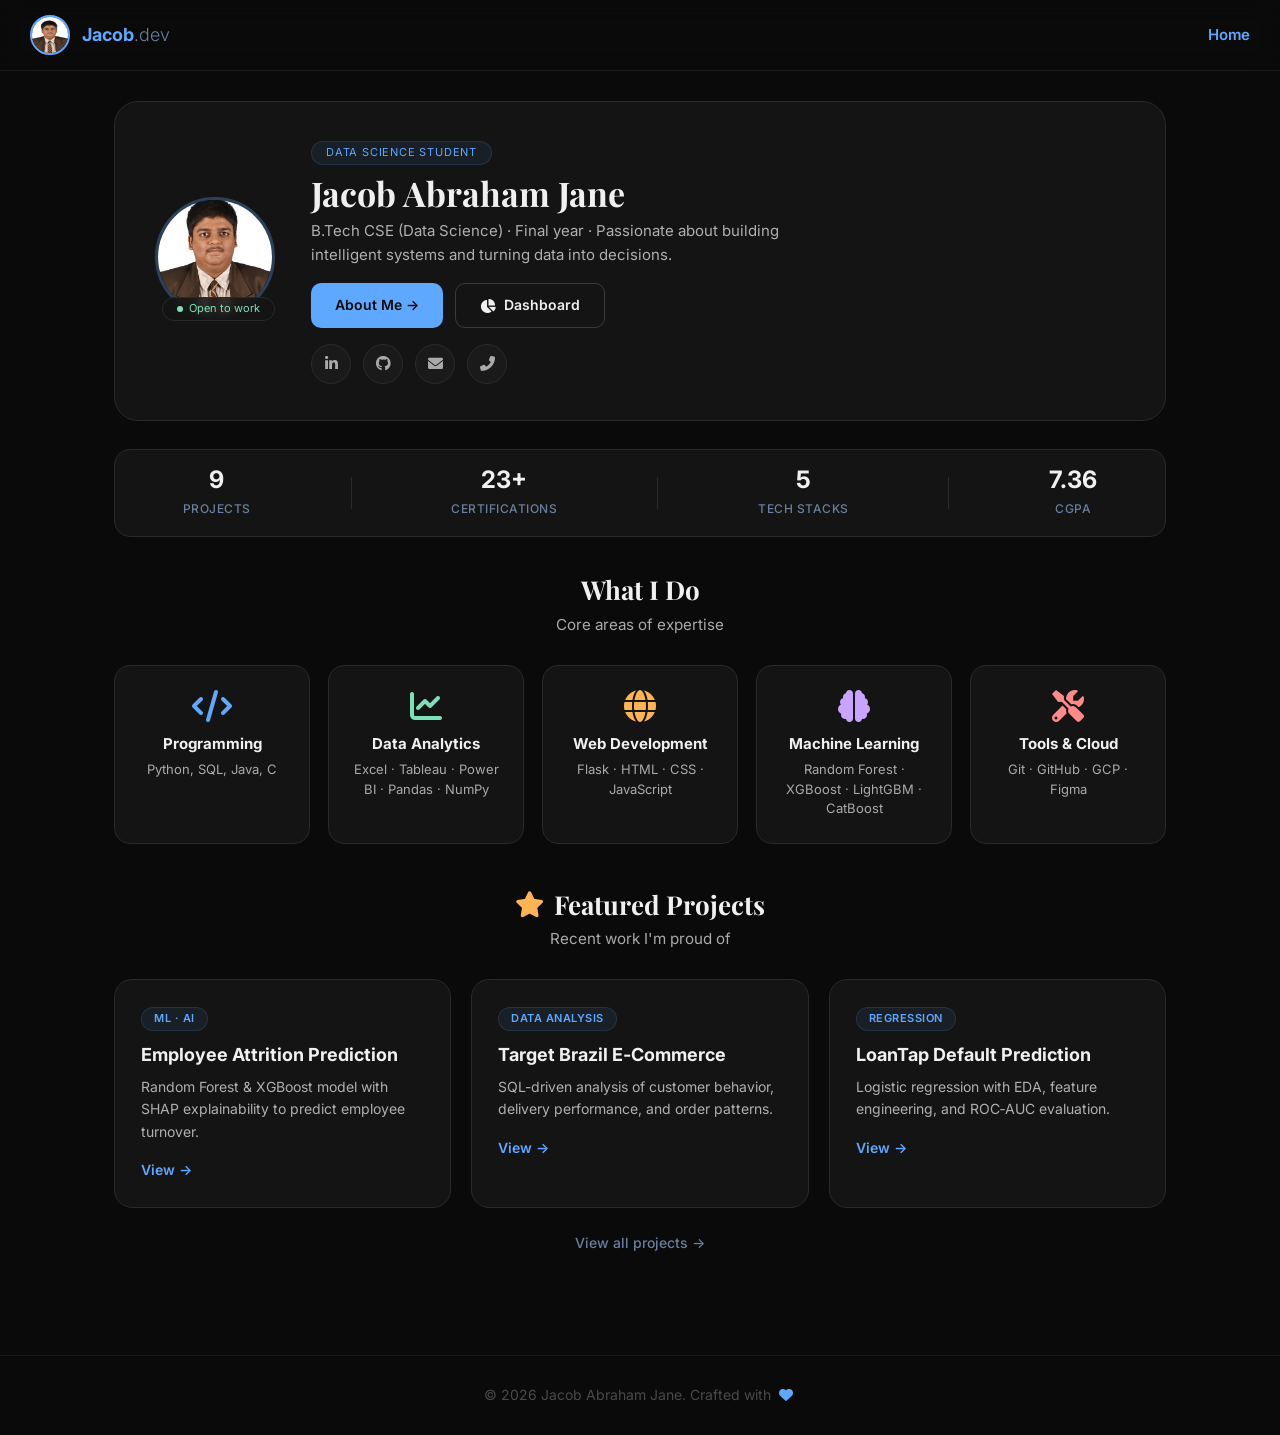
<file: index.html>
<!doctype html>
<html lang="en">
<head>
  <meta charset="UTF-8" />
  <meta name="viewport" content="width=device-width, initial-scale=1.0" />
  <title>Jacob · Portfolio</title>
  <link rel="stylesheet" href="https://cdnjs.cloudflare.com/ajax/libs/font-awesome/6.0.0-beta3/css/all.min.css" />
  <link rel="preconnect" href="https://fonts.googleapis.com" />
  <link rel="preconnect" href="https://fonts.gstatic.com" crossorigin />
  <link href="https://fonts.googleapis.com/css2?family=Inter:opsz,wght@14..32,300;14..32,400;14..32,500;14..32,600;14..32,700;14..32,800&family=Playfair+Display:ital,wght@0,600;0,700;1,600&display=swap" rel="stylesheet" />
  <link rel="stylesheet" href="cssfile/navcss.css" />
  <link rel="stylesheet" href="cssfile/Home.css" />
</head>
<body>

  <header class="sticky_header">
    <div class="nav_bar">
      <div class="logo">
        <img src="assests/imagefile/jacob.jpg" alt="Jacob" />
        <p>Jacob<span class="logo_light">.dev</span></p>
      </div>
      <nav>
        <ul class="nav_header">
          <li><a href="index.html" class="active">Home</a></li>
        </ul>
      </nav>
    </div>
  </header>

  <main>

    <!-- ===== HERO – PROFILE HEADER ===== -->
    <section class="hero_header">
      <div class="hero_inner">
        <div class="hero_avatar">
          <img src="assests/imagefile/jacob.jpg" alt="Jacob" />
          <span class="hero_status"><span class="dot"></span> Open to work</span>
        </div>
        <div class="hero_info">
          <span class="hero_label">Data Science Student</span>
          <h1>Jacob Abraham Jane</h1>
          <p class="hero_bio">B.Tech CSE (Data Science) · Final year · Passionate about building intelligent systems and turning data into decisions.</p>
          <div class="hero_actions">
            <a href="About.html" class="btn_primary">About Me →</a>
            <a href="PortfolioAnalysis.html" class="btn_outline"><i class="fas fa-chart-pie"></i> Dashboard</a>
          </div>
          <div class="hero_social">
            <a href="https://www.linkedin.com/in/pjacobjane" target="_blank"><i class="fab fa-linkedin-in"></i></a>
            <a href="https://github.com/JACOBABRAHAMJANE" target="_blank"><i class="fab fa-github"></i></a>
            <a href="mailto:pjajane02@gmail.com"><i class="fas fa-envelope"></i></a>
            <a href="tel:+918074014003"><i class="fas fa-phone-alt"></i></a>
          </div>
        </div>
      </div>
    </section>

    <!-- ===== STATS ROW ===== -->
    <section class="stats_row">
      <div class="stat_block"><span class="stat_num">9</span><span class="stat_tag">Projects</span></div>
      <div class="stat_divider"></div>
      <div class="stat_block"><span class="stat_num">23+</span><span class="stat_tag">Certifications</span></div>
      <div class="stat_divider"></div>
      <div class="stat_block"><span class="stat_num">5</span><span class="stat_tag">Tech Stacks</span></div>
      <div class="stat_divider"></div>
      <div class="stat_block"><span class="stat_num">7.36</span><span class="stat_tag">CGPA</span></div>
    </section>

    <!-- ===== WHAT I DO – SKILL TILES ===== -->
    <section class="skill_tiles_section">
      <div class="section_header">
        <h2>What I Do</h2>
        <p>Core areas of expertise</p>
      </div>
      <div class="skill_tiles">
        <div class="skill_tile">
          <i class="fas fa-code" style="color:#5fa8ff;"></i>
          <h4>Programming</h4>
          <p>Python, SQL, Java, C</p>
        </div>
        <div class="skill_tile">
          <i class="fas fa-chart-line" style="color:#7ee0b8;"></i>
          <h4>Data Analytics</h4>
          <p>Excel · Tableau · Power BI · Pandas · NumPy</p>
        </div>
        <div class="skill_tile">
          <i class="fas fa-globe" style="color:#ffb454;"></i>
          <h4>Web Development</h4>
          <p>Flask · HTML · CSS · JavaScript</p>
        </div>
        <div class="skill_tile">
          <i class="fas fa-brain" style="color:#c9a4ff;"></i>
          <h4>Machine Learning</h4>
          <p>Random Forest · XGBoost · LightGBM · CatBoost</p>
        </div>
        <div class="skill_tile">
          <i class="fas fa-tools" style="color:#ff8a8a;"></i>
          <h4>Tools & Cloud</h4>
          <p>Git · GitHub · GCP · Figma</p>
        </div>
      </div>
    </section>

    <!-- ===== FEATURED PROJECTS ===== -->
<section class="featured_projects">
  <div class="section_header">
    <h2><i class="fas fa-star" style="color:#ffb454;"></i> Featured Projects</h2>
    <p>Recent work I'm proud of</p>
  </div>

  <div class="project_grid">
    <!-- Card 1 -->
    <div class="project_card">
      <span class="project_badge">ML · AI</span>
      <h3>Employee Attrition Prediction</h3>
      <p>Random Forest & XGBoost model with SHAP explainability to predict employee turnover.</p>
      <a href="Portfolio.html" class="project_link">View →</a>
    </div>

    <!-- Card 2 -->
    <div class="project_card">
      <span class="project_badge">Data Analysis</span>
      <h3>Target Brazil E‑Commerce</h3>
      <p>SQL-driven analysis of customer behavior, delivery performance, and order patterns.</p>
      <a href="Portfolio.html" class="project_link">View →</a>
    </div>

    <!-- Card 3 -->
    <div class="project_card">
      <span class="project_badge">Regression</span>
      <h3>LoanTap Default Prediction</h3>
      <p>Logistic regression with EDA, feature engineering, and ROC‑AUC evaluation.</p>
      <a href="Portfolio.html" class="project_link">View →</a>
    </div>
  </div>

  <!-- 👇 "View all projects" — AFTER the cards 👇 -->
  <div class="view_all_wrap">
    <a href="Portfolio.html" class="view_all_link">View all projects →</a>
  </div>
</section>

  </main>

  <footer>
    <p>&copy; 2026 Jacob Abraham Jane. Crafted with <i class="fas fa-heart" style="color:#5fa8ff;"></i></p>
  </footer>

</body>
</html>
</file>
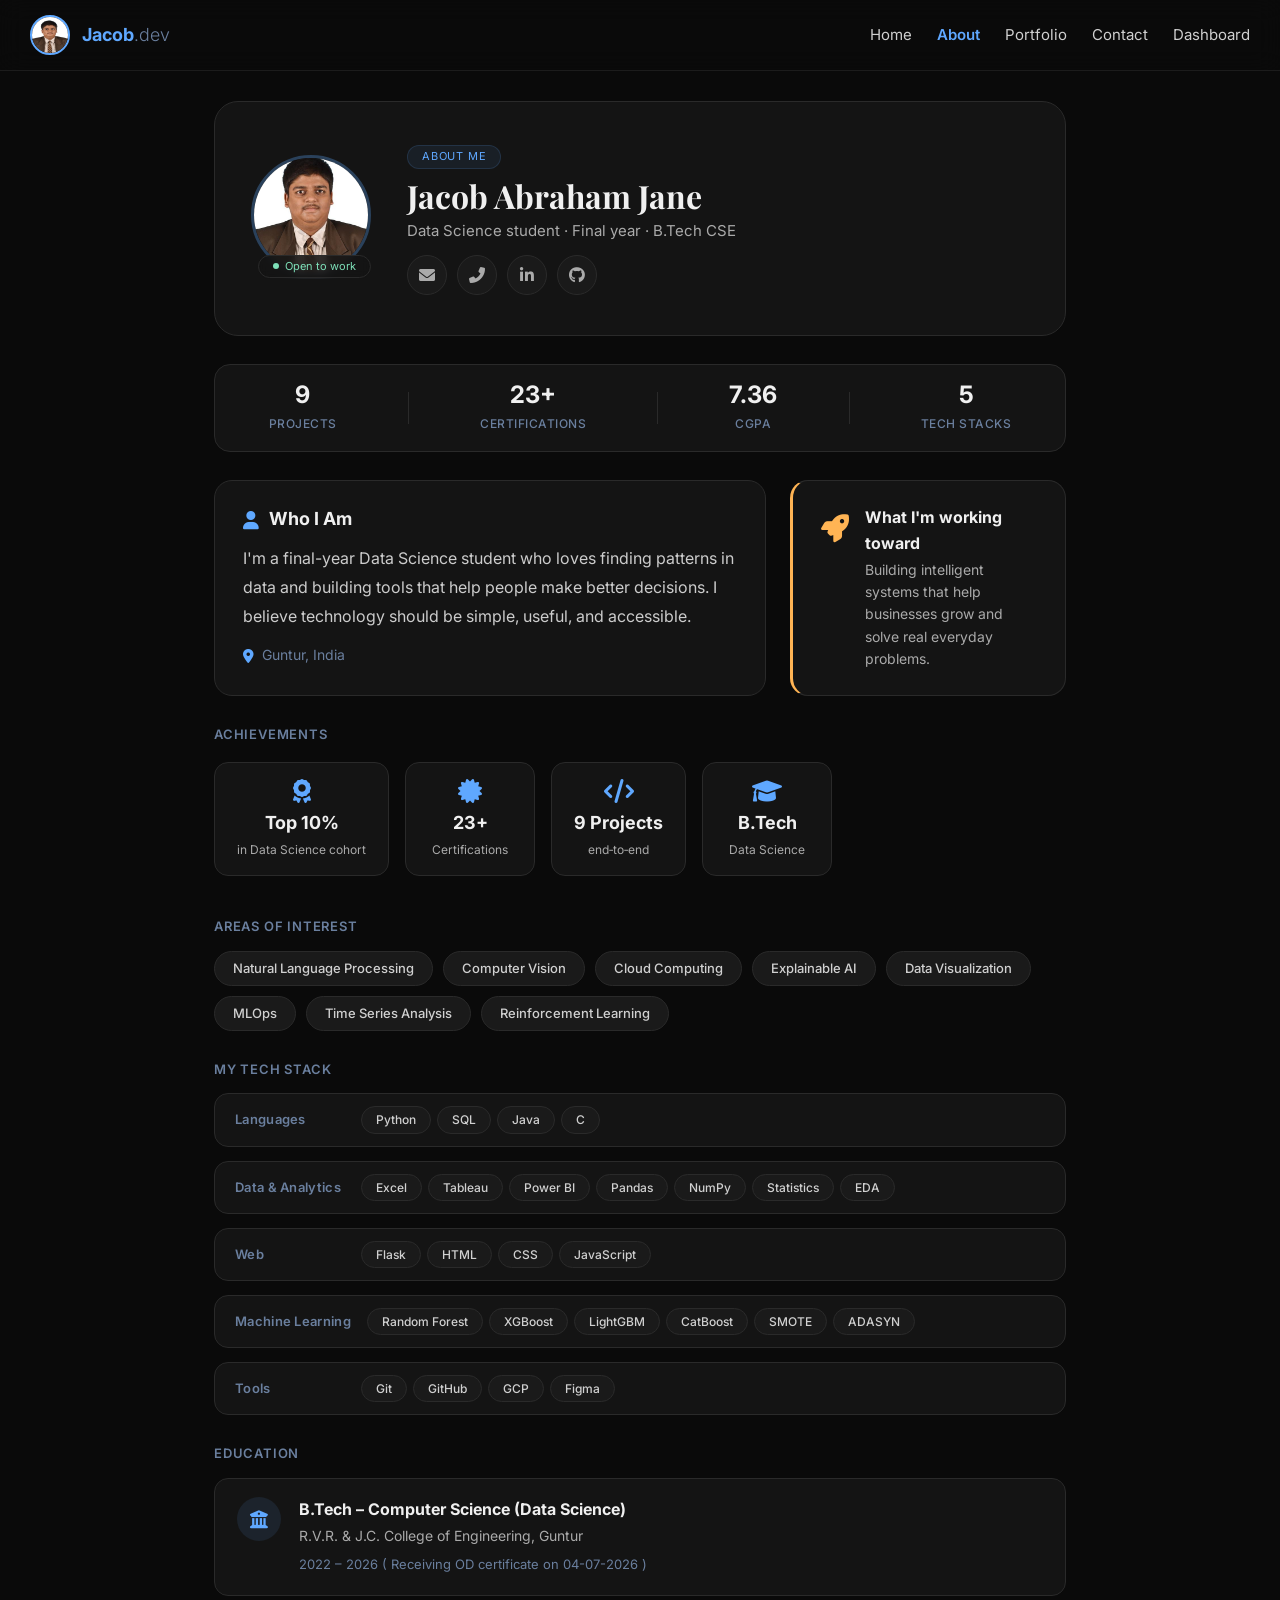
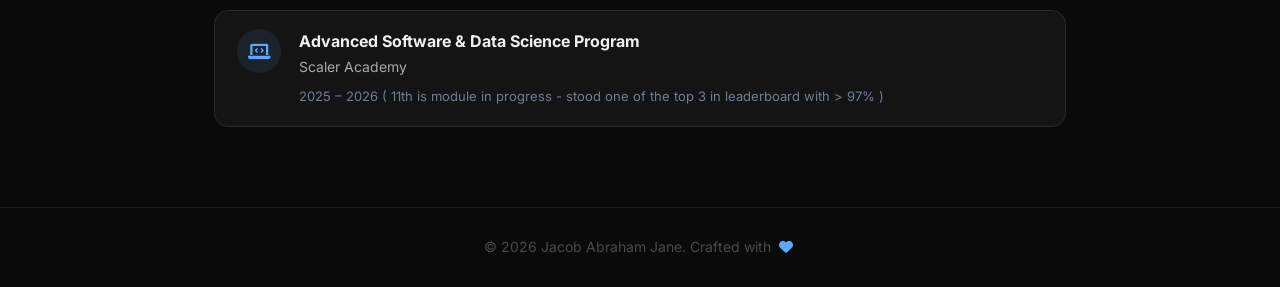
<file: About.html>
<!doctype html>
<html lang="en">
<head>
  <meta charset="UTF-8" />
  <meta name="viewport" content="width=device-width, initial-scale=1.0" />
  <title>About · Jacob</title>
  <link rel="stylesheet" href="https://cdnjs.cloudflare.com/ajax/libs/font-awesome/6.0.0-beta3/css/all.min.css" /> 
  <link rel="preconnect" href="https://fonts.googleapis.com" />
  <link rel="preconnect" href="https://fonts.gstatic.com" crossorigin />
  <link href="https://fonts.googleapis.com/css2?family=Inter:opsz,wght@14..32,300;14..32,400;14..32,500;14..32,600;14..32,700;14..32,800&family=Playfair+Display:ital,wght@0,600;0,700;1,600&display=swap" rel="stylesheet" />
  <link rel="stylesheet" href="cssfile/navcss.css" />
  <link rel="stylesheet" href="cssfile/About.css" />
</head>
<body>

  <header class="sticky_header">
    <div class="nav_bar">
      <div class="logo">
        <img src="assests/imagefile/jacob.jpg" alt="Jacob" />
        <p>Jacob<span class="logo_light">.dev</span></p>
      </div>
      <nav>
        <ul class="nav_header">
          <li><a href="index.html">Home</a></li>
          <li><a href="About.html" class="active">About</a></li>
          <li><a href="Portfolio.html">Portfolio</a></li>
          <li><a href="Contact.html">Contact</a></li>
          <li><a href="PortfolioAnalysis.html">Dashboard</a></li>
        </ul>
      </nav>
    </div>
  </header>

  <main>

    <!-- ===== HERO PROFILE ===== -->
    <section class="profile_hero">
      <div class="profile_hero_inner">
        <div class="profile_avatar">
          <img src="assests/imagefile/jacob.jpg" alt="Jacob" />
          <span class="status_badge"><span class="dot"></span> Open to work</span>
        </div>
        <div class="profile_title_block">
          <span class="hero_label">About Me</span>
          <h1>Jacob Abraham Jane</h1>
          <p class="hero_tagline">Data Science student · Final year · B.Tech CSE</p>
          <div class="hero_quick_links">
            <a href="mailto:pjajane02@gmail.com"><i class="fas fa-envelope"></i></a>
            <a href="tel:+918074014003"><i class="fas fa-phone-alt"></i></a>
            <a href="https://www.linkedin.com/in/pjacobjane" target="_blank"><i class="fab fa-linkedin-in"></i></a>
            <a href="https://github.com/JACOBABRAHAMJANE" target="_blank"><i class="fab fa-github"></i></a>
          </div>
        </div>
      </div>
    </section>

    <!-- ===== STATS BAR ===== -->
    <section class="stats_bar">
      <div class="stat_item"><span class="stat_num">9</span><span class="stat_label">Projects</span></div>
      <div class="stat_divider"></div>
      <div class="stat_item"><span class="stat_num">23+</span><span class="stat_label">Certifications</span></div>
      <div class="stat_divider"></div>
      <div class="stat_item"><span class="stat_num">7.36</span><span class="stat_label">CGPA</span></div>
      <div class="stat_divider"></div>
      <div class="stat_item"><span class="stat_num">5</span><span class="stat_label">Tech Stacks</span></div>
    </section>

    <!-- ===== ABOUT + GOAL ===== -->
    <section class="about_goal_row">
      <div class="about_block">
        <h2><i class="fas fa-user" style="color:#5fa8ff;"></i> Who I Am</h2>
        <p>I'm a final-year Data Science student who loves finding patterns in data and building tools that help people make better decisions. I believe technology should be simple, useful, and accessible.</p>
        <div class="location_tag"><i class="fas fa-map-marker-alt"></i> Guntur, India</div>
      </div>
      <div class="goal_block">
        <div class="goal_icon"><i class="fas fa-rocket"></i></div>
        <div>
          <h3>What I'm working toward</h3>
          <p>Building intelligent systems that help businesses grow and solve real everyday problems.</p>
        </div>
      </div>
    </section>

    <!-- ===== ACHIEVEMENTS (horizontal scroll) ===== -->
    <section class="achievements_scroll">
      <div class="section_label">Achievements</div>
      <div class="scroll_container">
        <div class="achieve_card"><i class="fas fa-award"></i><span>Top 10%</span><small>in Data Science cohort</small></div>
        <div class="achieve_card"><i class="fas fa-certificate"></i><span>23+</span><small>Certifications</small></div>
        <div class="achieve_card"><i class="fas fa-code"></i><span>9 Projects</span><small>end‑to‑end</small></div>
        <div class="achieve_card"><i class="fas fa-graduation-cap"></i><span>B.Tech</span><small>Data Science</small></div>
      </div>
    </section>

    <!-- ===== AREAS OF INTEREST ===== -->
    <section class="interests_section">
      <div class="section_label">Areas of Interest</div>
      <div class="interest_pills">
        <span>Natural Language Processing</span>
        <span>Computer Vision</span>
        <span>Cloud Computing</span>
        <span>Explainable AI</span>
        <span>Data Visualization</span>
        <span>MLOps</span>
        <span>Time Series Analysis</span>
        <span>Reinforcement Learning</span>
      </div>
    </section>

    <!-- ===== SKILLS ===== -->
    <section class="skills_section">
      <div class="section_label">My Tech Stack</div>
      <div class="skills_compact">
        <div class="skill_group">
          <span class="skill_label">Languages</span>
          <div class="skill_chips"><span>Python</span><span>SQL</span><span>Java</span><span>C</span></div>
        </div>
        <div class="skill_group">
          <span class="skill_label">Data &amp; Analytics</span>
          <div class="skill_chips"><span>Excel</span><span>Tableau</span><span>Power BI</span><span>Pandas</span><span>NumPy</span><span>Statistics</span><span>EDA</span></div>
        </div>
        <div class="skill_group">
          <span class="skill_label">Web</span>
          <div class="skill_chips"><span>Flask</span><span>HTML</span><span>CSS</span><span>JavaScript</span></div>
        </div>
        <div class="skill_group">
          <span class="skill_label">Machine Learning</span>
          <div class="skill_chips"><span>Random Forest</span><span>XGBoost</span><span>LightGBM</span><span>CatBoost</span><span>SMOTE</span><span>ADASYN</span></div>
        </div>
        <div class="skill_group">
          <span class="skill_label">Tools</span>
          <div class="skill_chips"><span>Git</span><span>GitHub</span><span>GCP</span><span>Figma</span></div>
        </div>
      </div>
    </section>

    <!-- ===== EDUCATION ===== -->
    <section class="education_section">
      <div class="section_label">Education</div>
      <div class="edu_timeline">
        <div class="edu_item">
          <div class="edu_icon"><i class="fas fa-university"></i></div>
          <div class="edu_content">
            <h4>B.Tech – Computer Science (Data Science)</h4>
            <p>R.V.R. & J.C. College of Engineering, Guntur</p>
            <span class="edu_year">2022 – 2026 ( Receiving OD certificate on 04-07-2026 )</span>
          </div>
        </div>
        <div class="edu_item">
          <div class="edu_icon"><i class="fas fa-laptop-code"></i></div>
          <div class="edu_content">
            <h4>Advanced Software & Data Science Program</h4>
            <p>Scaler Academy</p>
            <span class="edu_year">2025 – 2026 ( 11th is module in progress - stood one of the top 3 in leaderboard with > 97% ) </span>
          </div>
        </div>
      </div>
    </section>

  </main>

  <footer>
    <p>&copy; 2026 Jacob Abraham Jane. Crafted with <i class="fas fa-heart" style="color:#5fa8ff;"></i></p>
  </footer>

</body>
</html>
</file>
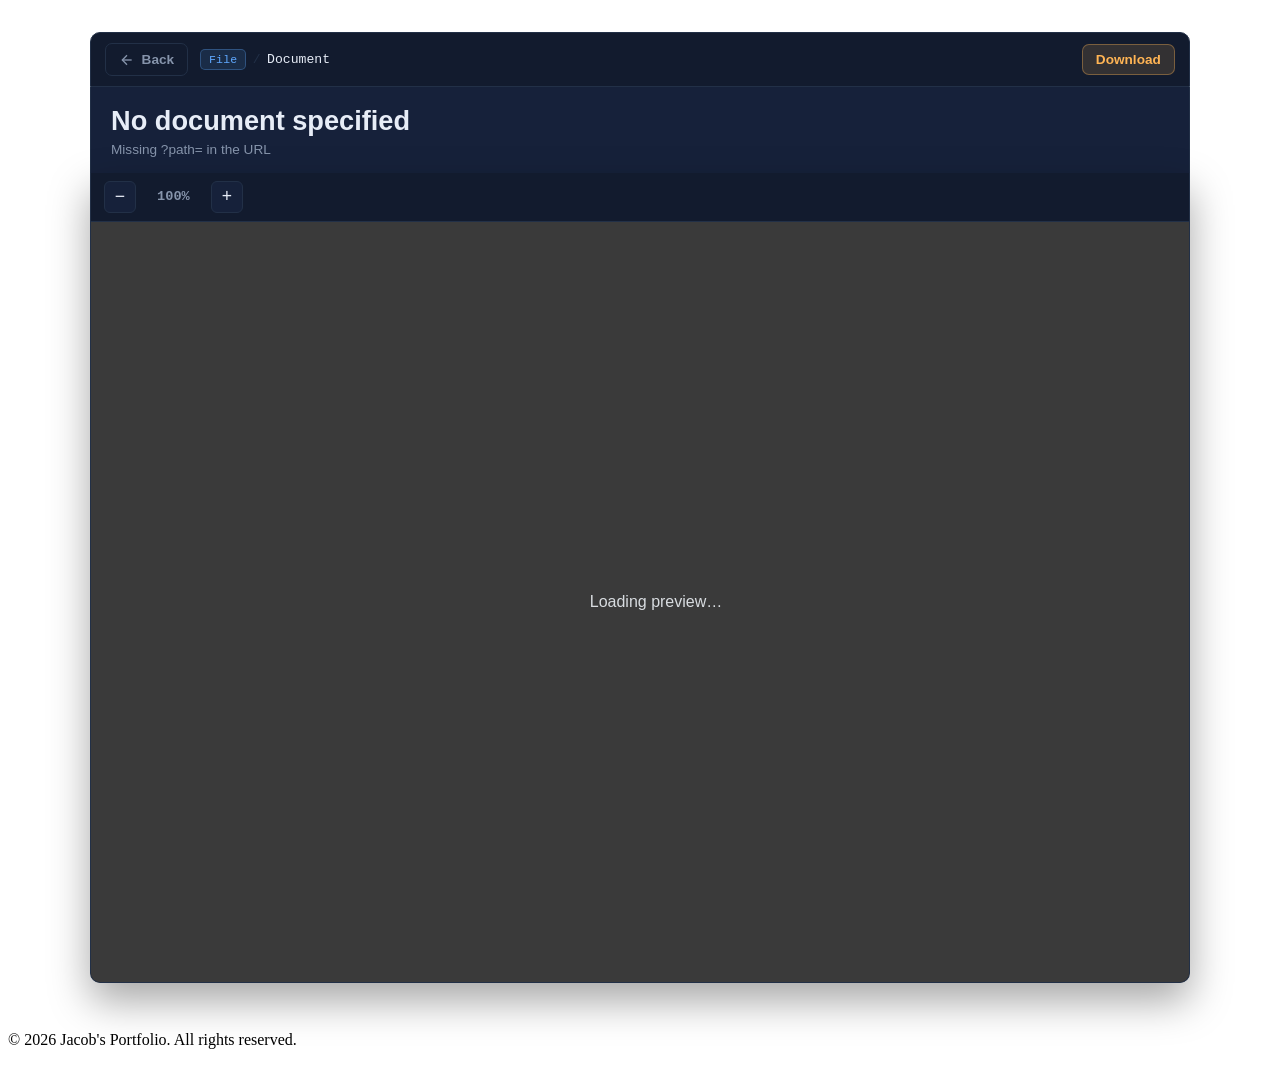
<file: pdfViewer.html>
<!DOCTYPE html>
<html lang="en">
<head>
    <meta charset="UTF-8" />
    <meta name="viewport" content="width=device-width, initial-scale=1.0" />
    <title>Viewer</title>
    <link rel="stylesheet" href="cssfile/pdfViewer.css" />
</head>
<body>
    <main class="viewer_shell">
        <!-- Tab Bar -->
        <div class="viewer_tabbar">
            <button type="button" class="back_btn" id="backBtn" aria-label="Go back">
                <svg width="16" height="16" viewBox="0 0 24 24" fill="none" stroke="currentColor" stroke-width="2">
                    <path d="M19 12H5" />
                    <path d="M12 19l-7-7 7-7" />
                </svg>
                <span>Back</span>
            </button>

            <div class="viewer_path">
                <span class="category_badge" id="categoryBadge">Category</span>
                <span class="path_separator">/</span>
                <span class="file_name" id="fileNameLabel" title="">File</span>
            </div>

            <a class="download_btn" id="downloadBtn" href="#" download aria-label="Download PDF">
                Download
            </a>
        </div>

        <!-- Title -->
        <div class="viewer_heading">
            <h1 id="viewerTitleText">Loading…</h1>
            <p class="viewer_subtitle" id="viewerSubtitleText"></p>
        </div>

        <!-- PDF Viewer -->
        <section class="viewer_frame_wrap">
            <div id="pdfModeBlock">
                <div class="viewer_toolbar">
                    <button type="button" id="zoomOut" class="zoom_btn">−</button>
                    <span id="zoomLevel" class="zoom_level">100%</span>
                    <button type="button" id="zoomIn" class="zoom_btn">+</button>
                    <span class="page_count" id="pageCount"></span>
                </div>

                <div class="viewer_canvas_scroll" id="pdfCanvasContainer">
                    <p class="viewer_loading" id="viewerLoading">Loading preview…</p>
                </div>

                <div class="viewer_fallback" id="viewerFallback" hidden>
                    <p>This PDF couldn't be previewed inline.</p>
                    <a href="#" id="openNewTabPdf" target="_blank" rel="noopener" class="open_new_tab_btn">
                        Open PDF in a new tab
                    </a>
                </div>
            </div>
        </section>
    </main>

    <footer>
        <p>&copy; 2026 Jacob's Portfolio. All rights reserved.</p>
    </footer>

    <script src="jsfile/pdfViewer.js"></script>
</body>
</html>
</file>
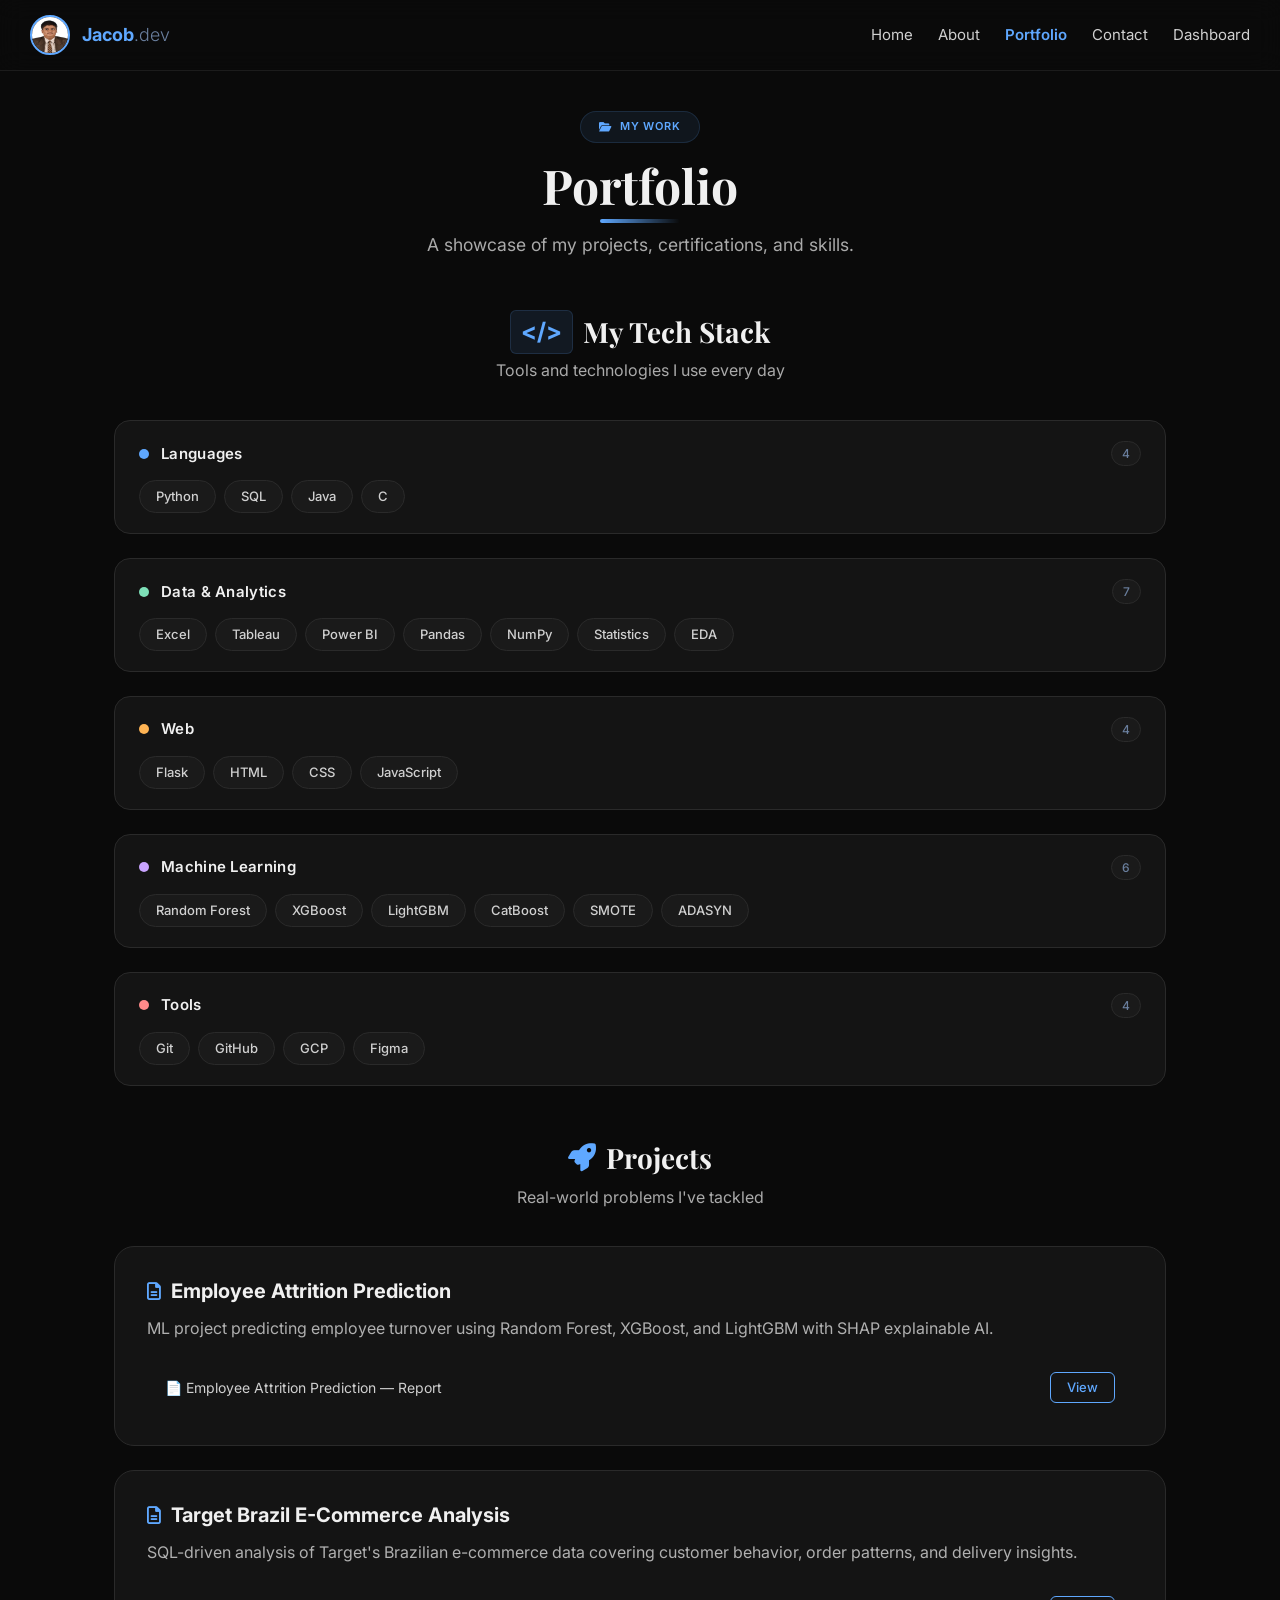
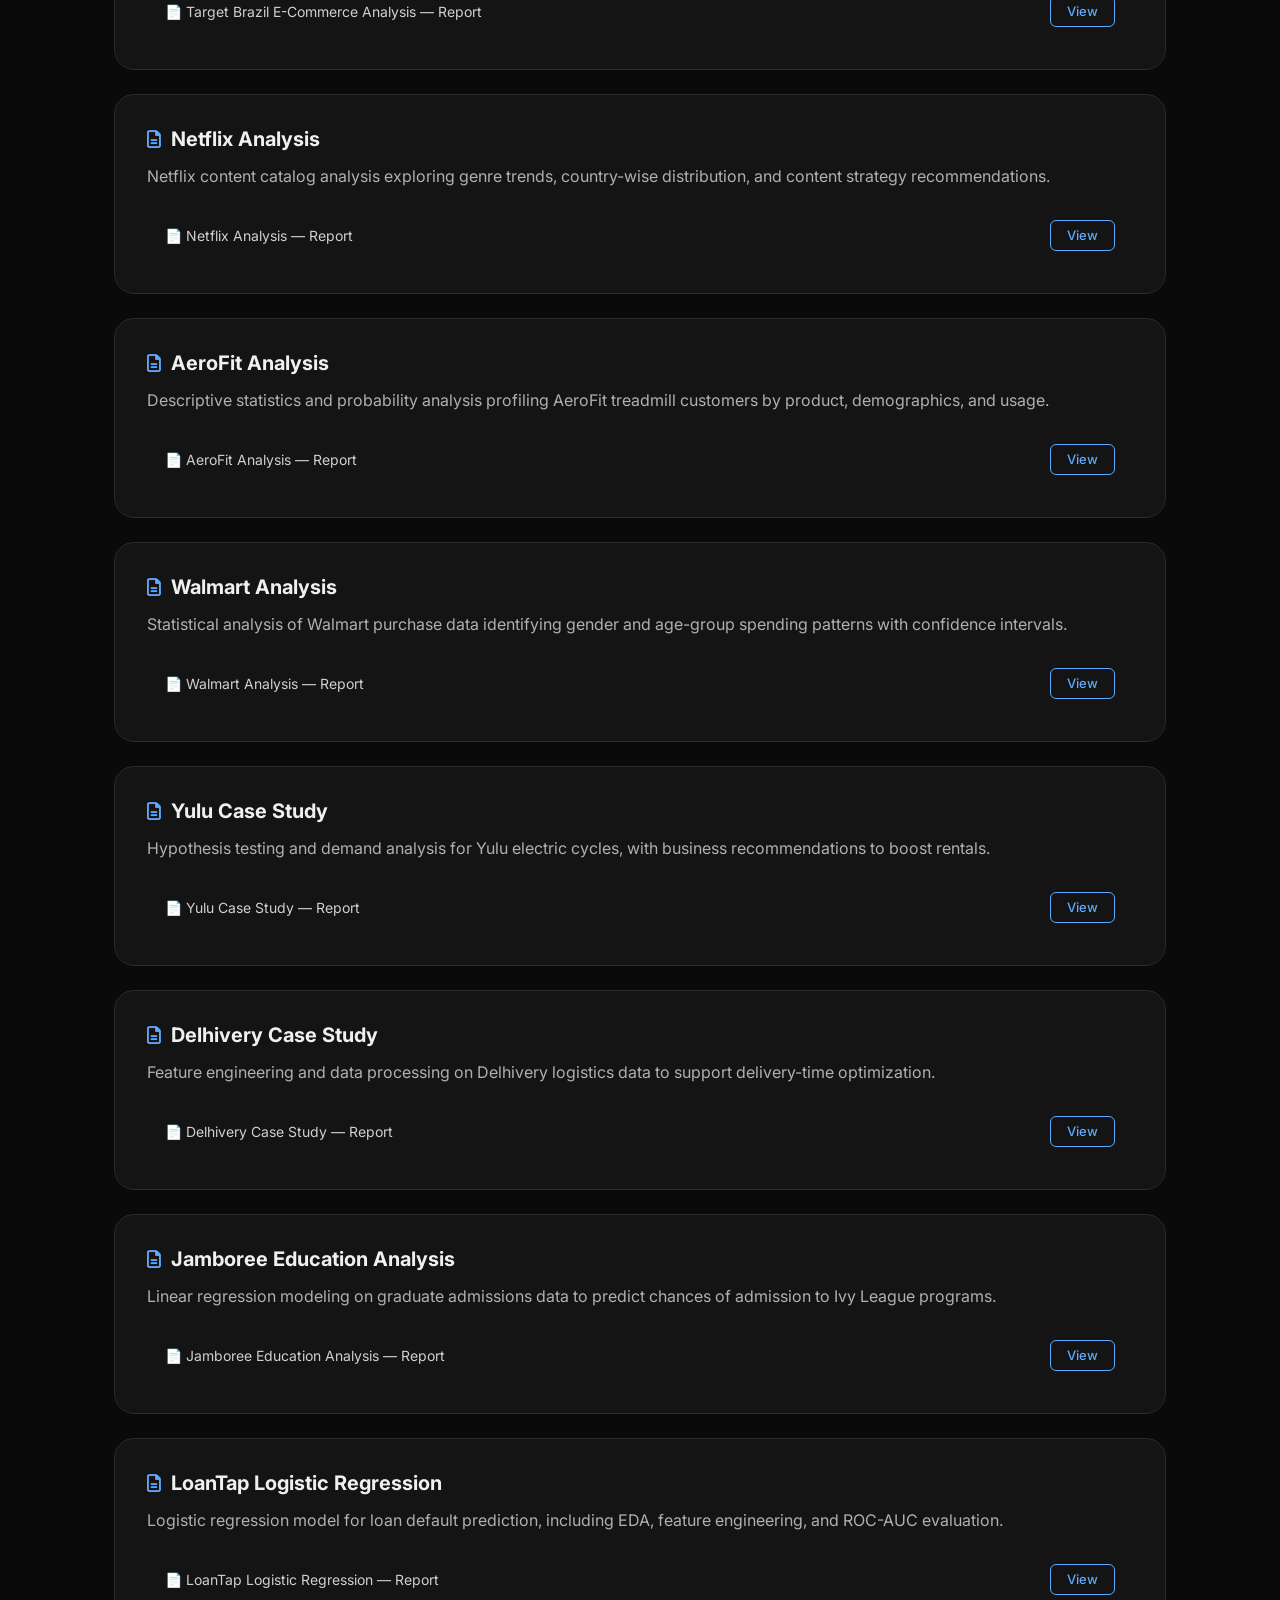
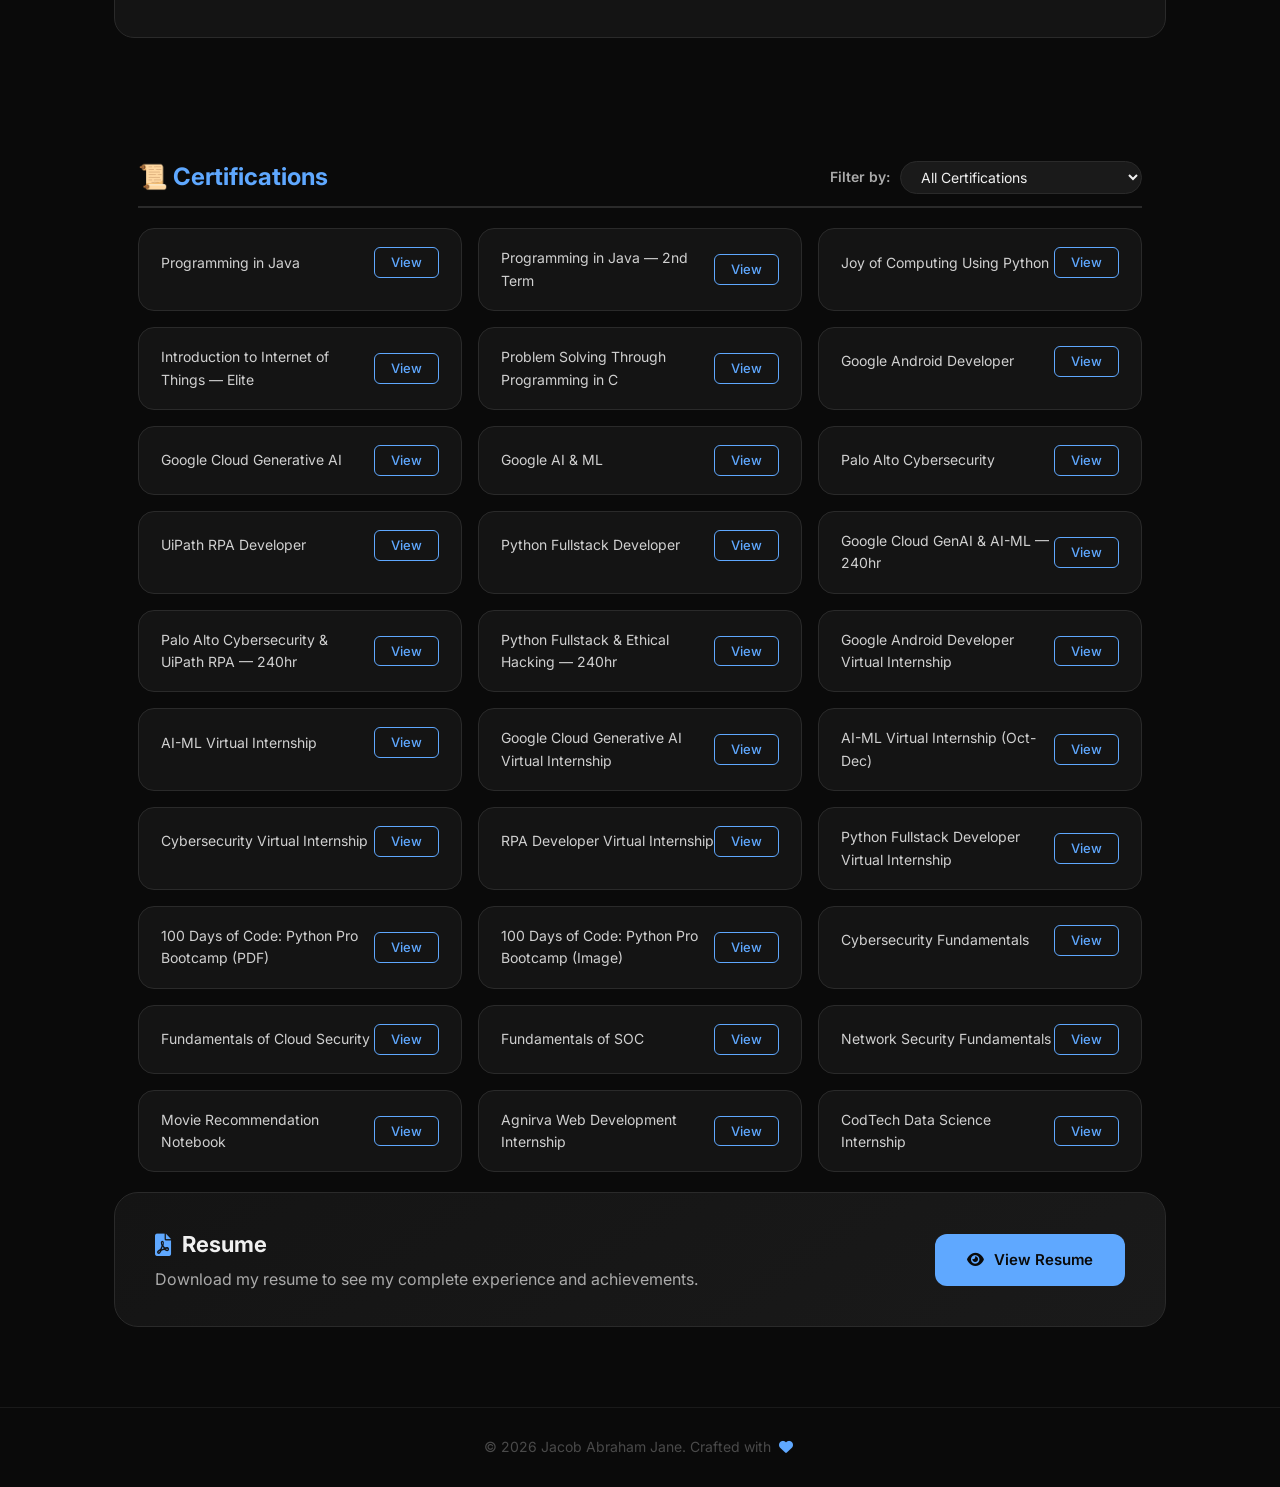
<file: Portfolio.html>
<!doctype html>
<html lang="en">
<head>
  <meta charset="UTF-8" />
  <meta name="viewport" content="width=device-width, initial-scale=1.0" />
  <title>Portfolio · Jacob</title>

  <!-- Font Awesome 6 -->
  <link rel="stylesheet" href="https://cdnjs.cloudflare.com/ajax/libs/font-awesome/6.0.0-beta3/css/all.min.css" />

  <!-- Google Fonts -->
  <link rel="preconnect" href="https://fonts.googleapis.com" />
  <link rel="preconnect" href="https://fonts.gstatic.com" crossorigin />
  <link href="https://fonts.googleapis.com/css2?family=Inter:opsz,wght@14..32,300;14..32,400;14..32,500;14..32,600;14..32,700;14..32,800&family=Playfair+Display:ital,wght@0,600;0,700;1,600&display=swap" rel="stylesheet" />

  <link rel="stylesheet" href="cssfile/navcss.css" />
  <link rel="stylesheet" href="cssfile/Portfolio.css" />
  <link rel="stylesheet" href="cssfile/pdfModal.css" />
</head>
<body>

  <!-- ===== HEADER ===== -->
  <header class="sticky_header">
    <div class="nav_bar">
      <div class="logo">
        <img src="assests/imagefile/jacob.jpg" alt="Jacob" />
        <p>Jacob<span class="logo_light">.dev</span></p>
      </div>
      <nav>
        <ul class="nav_header">
          <li><a href="index.html">Home</a></li>
          <li><a href="About.html">About</a></li>
          <li><a href="Portfolio.html" class="active">Portfolio</a></li>
          <li><a href="Contact.html">Contact</a></li>
          <li><a href="PortfolioAnalysis.html">Dashboard</a></li>
        </ul>
      </nav>
    </div>
  </header>

  <!-- ===== MAIN ===== -->
  <main>

    <!-- ===== HERO ===== -->
    <section class="portfolio_hero">
      <span class="badge"><i class="fas fa-folder-open"></i> My Work</span>
      <h1>Portfolio</h1>
      <p class="hero_sub">A showcase of my projects, certifications, and skills.</p>
    </section>

<!-- ===== SKILLS ===== -->
<section class="skills_section">
  <div class="section_header">
    <h2><span class="code_icon">&lt;/&gt;</span> My Tech Stack</h2>
    <p>Tools and technologies I use every day</p>
  </div>

  <div class="skills_display">
    <!-- Languages -->
    <div class="skill_category">
      <div class="category_header">
        <span class="category_dot" style="background:#5fa8ff;"></span>
        <span class="category_name">Languages</span>
        <span class="category_count">4</span>
      </div>
      <div class="skill_pills">
        <span class="pill">Python</span>
        <span class="pill">SQL</span>
        <span class="pill">Java</span>
        <span class="pill">C</span>
      </div>
    </div>

    <!-- Data & Analytics -->
    <div class="skill_category">
      <div class="category_header">
        <span class="category_dot" style="background:#7ee0b8;"></span>
        <span class="category_name">Data &amp; Analytics</span>
        <span class="category_count">7</span>
      </div>
      <div class="skill_pills">
        <span class="pill">Excel</span>
        <span class="pill">Tableau</span>
        <span class="pill">Power BI</span>
        <span class="pill">Pandas</span>
        <span class="pill">NumPy</span>
        <span class="pill">Statistics</span>
        <span class="pill">EDA</span>
      </div>
    </div>

    <!-- Web -->
    <div class="skill_category">
      <div class="category_header">
        <span class="category_dot" style="background:#ffb454;"></span>
        <span class="category_name">Web</span>
        <span class="category_count">4</span>
      </div>
      <div class="skill_pills">
        <span class="pill">Flask</span>
        <span class="pill">HTML</span>
        <span class="pill">CSS</span>
        <span class="pill">JavaScript</span>
      </div>
    </div>

    <!-- Machine Learning -->
    <div class="skill_category">
      <div class="category_header">
        <span class="category_dot" style="background:#c9a4ff;"></span>
        <span class="category_name">Machine Learning</span>
        <span class="category_count">6</span>
      </div>
      <div class="skill_pills">
        <span class="pill">Random Forest</span>
        <span class="pill">XGBoost</span>
        <span class="pill">LightGBM</span>
        <span class="pill">CatBoost</span>
        <span class="pill">SMOTE</span>
        <span class="pill">ADASYN</span>
      </div>
    </div>

    <!-- Tools -->
    <div class="skill_category">
      <div class="category_header">
        <span class="category_dot" style="background:#ff8a8a;"></span>
        <span class="category_name">Tools</span>
        <span class="category_count">4</span>
      </div>
      <div class="skill_pills">
        <span class="pill">Git</span>
        <span class="pill">GitHub</span>
        <span class="pill">GCP</span>
        <span class="pill">Figma</span>
      </div>
    </div>
  </div>
</section> 

    <!-- ===== PROJECTS ===== -->
    <section class="projects_section">
      <div class="section_header">
        <h2><i class="fas fa-rocket" style="color:#5fa8ff;"></i> Projects</h2>
        <p>Real-world problems I've tackled</p>
      </div>
      <div id="projectsList"></div>
    </section>

    <!-- Certificates: rendered by Portfolio.js -->
      <main>
        <div class="cert-header">
          <h2>📜 Certifications</h2>
          <div class="cert-filter">
            <label for="certCategory">Filter by:</label>
            <select id="certCategory">
              <option value="all">All Certifications</option>
            </select>
          </div>
        </div>
        <section class="certificates">
          <ul id="certificatesList"></ul>
        </section>
      </main>

    <!-- ===== RESUME ===== -->
    <section class="resume_section">
      <div class="resume_card">
        <div class="resume_text">
          <h3><i class="fas fa-file-pdf" style="color:#5fa8ff;"></i> Resume</h3>
          <p>Download my resume to see my complete experience and achievements.</p>
        </div>
        <a
          href="javascript:void(0)"
          class="pdf-trigger resume_btn"
          data-path="assests/pdfs/resumefile/Palle_Jacob_Abraham_Jane_Resume.pdf"
          data-title="Jacob Abraham Jane — Resume"
          data-category="Resume"
          data-type="pdf"
        >
          <i class="fas fa-eye"></i> View Resume
        </a>
      </div>
    </section>

  </main>

  <!-- ===== FOOTER ===== -->
  <footer>
    <p>&copy; 2026 Jacob Abraham Jane. Crafted with <i class="fas fa-heart" style="color:#5fa8ff;"></i></p>
  </footer>

  <script src="jsfile/Portfolio.js"></script>
  <script src="jsfile/pdfModal.js"></script>
</body>
</html>
</file>
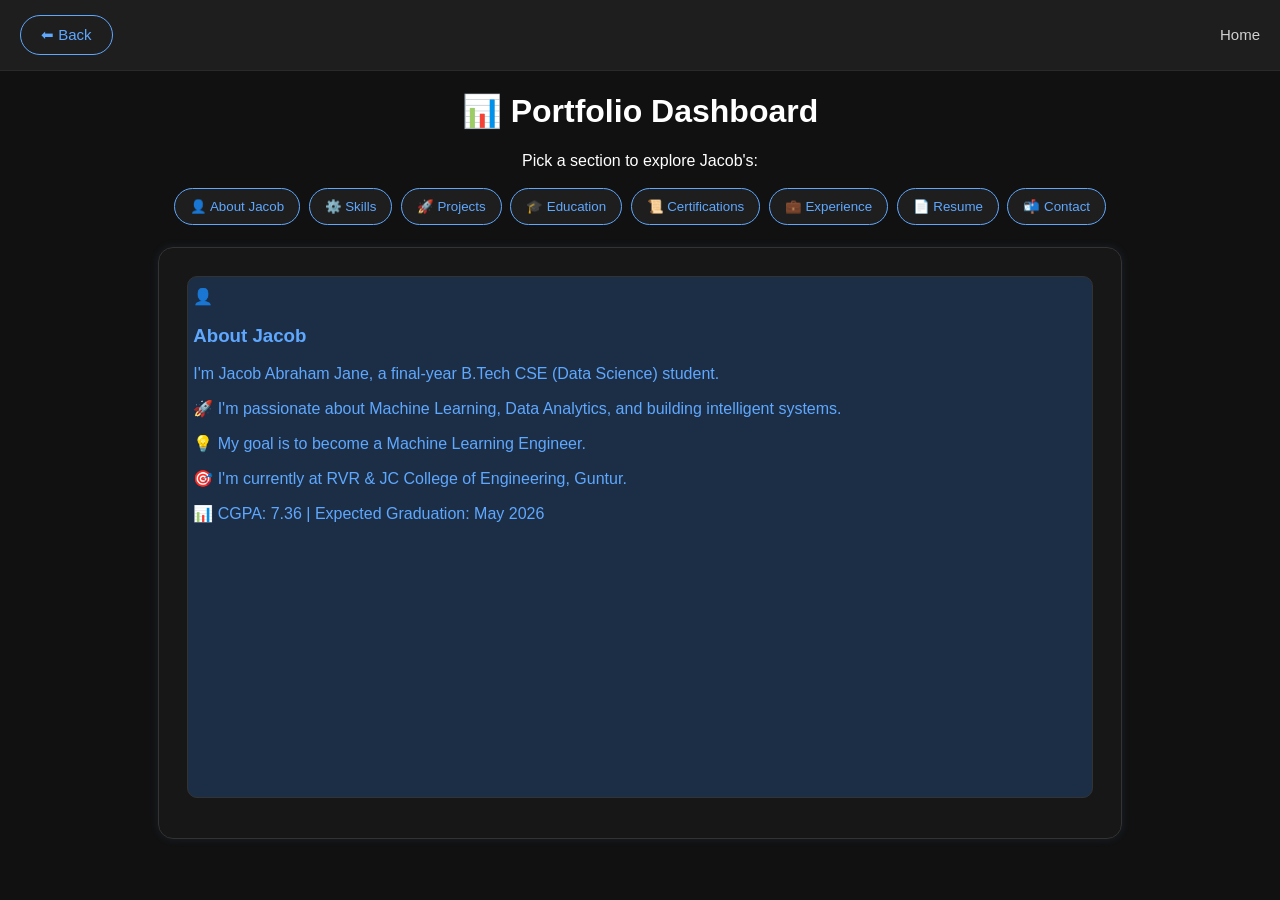
<file: PortfolioAnalysis.html>
<!doctype html>
<html lang="en">
  <head>
    <meta charset="UTF-8" />
    <meta name="viewport" content="width=device-width, initial-scale=1.0" />
    <title>Portfolio Dashboard</title>

    <link rel="stylesheet" href="cssfile/navcss.css" />
    <link rel="stylesheet" href="cssfile/PA.css" />
    <link rel="stylesheet" href="cssfile/pdfModal.css" />
  </head>

  <body>
    <header class="back_header">
      <div class="nav_bar">
      <div>
        <nav>
        <button class="back_btn" onclick="history.back()">⬅ Back</button>      
      </nav> 
      </div>
      <nav`>
        <ul class="nav_header">
          <li><a href="index.html" class="active">Home</a></li>
        </ul>
      </nav>
    </div>
    </header>

    <h1 style="text-align: center">📊 Portfolio Dashboard</h1>
    <p style="text-align: center">Pick a section to explore Jacob's:</p>

    <div class="chat_container">
      <div class="topics">
        <button class="topic-btn" data-topic="introduction">👤 About Jacob</button>
        <button class="topic-btn" data-topic="skills">⚙️ Skills</button>
        <button class="topic-btn" data-topic="projects">🚀 Projects</button>
        <button class="topic-btn" data-topic="education">🎓 Education</button>
        <button class="topic-btn" data-topic="certifications">📜 Certifications</button>
        <button class="topic-btn" data-topic="experience">💼 Experience</button>
        <button class="topic-btn" data-topic="resume">📄 Resume</button>
        <button class="topic-btn" data-topic="contact">📬 Contact</button>
      </div>
      <div class="chat_box">
        <div class="chat_output" id="chat_output">
          <div class="bot_message">
            👋 Welcome to Jacob's Portfolio Dashboard. Pick a section above to see details, view project reports, or download certificates.
          </div>
        </div>
      </div>
    </div>

    <script src="jsfile/PA.js"></script>
    <script src="jsfile/pdfModal.js"></script>
  </body>
</html>
</file>
<file: cssfile/navcss.css>
body {
    margin: 0;
    font-family: Arial, Helvetica, sans-serif;
    background: #0a0a0a;
    color: #f0f0f0;
    min-height: 100vh;
}

header {
    background: #1a1a1a;
    padding: 15px 30px;
    border-bottom: 1px solid #2a2a2a;
}

.logo {
    display: flex;
    align-items: center;
    gap: 12px;
}

.logo img {
    width: 40px;
    height: 40px;
    border-radius: 50%;
    border: 2px solid #5fa8ff;
}

.logo img:hover {
    transform: scale(1.05);
}

.logo p {
    font-size: 18px;
    font-weight: bold;
    color: #5fa8ff;
}

.nav_bar {
    display: flex;
    justify-content: space-between;
    align-items: center;
}

.nav_header {
    display: flex;
    list-style: none;
    gap: 25px;
    margin: 0;
    padding: 0;
}

.nav_header a {
    color: #d0d0d0;
    text-decoration: none;
    font-size: 15px;
    transition: color 0.2s;
}

.nav_header a:hover {
    color: #5fa8ff;
}

footer {
    text-align: center;
    padding: 20px;
    background: #1a1a1a;
    color: #666;
    border-top: 1px solid #2a2a2a;
    margin-top: 40px;
}
</file>
<file: cssfile/Home.css>
/* ============================================================
   HOME – Profile Dashboard Layout
   ============================================================ */

* {
  box-sizing: border-box;
  margin: 0;
  padding: 0;
}

body {
  background: #0a0a0a;
  color: #f0f0f0;
  font-family: 'Inter', -apple-system, BlinkMacSystemFont, sans-serif;
  line-height: 1.6;
  min-height: 100vh;
  display: flex;
  flex-direction: column;
}

/* ---------- HEADER ---------- */
.sticky_header {
  position: sticky;
  top: 0;
  z-index: 100;
  backdrop-filter: blur(12px);
  background: rgba(10, 10, 10, 0.80);
  border-bottom: 1px solid rgba(42, 42, 42, 0.6);
}

.logo_light {
  font-weight: 300;
  color: #6a7f9e;
}

.nav_header a.active {
  color: #5fa8ff !important;
  font-weight: 600;
}

/* ---------- MAIN ---------- */
main {
  flex: 1;
  max-width: 1100px;
  margin: 0 auto;
  padding: 30px 24px 20px;
  width: 100%;
}

/* ============================================================
   HERO PROFILE HEADER
   ============================================================ */
.hero_header {
  background: #141414;
  border: 1px solid #2a2a2a;
  border-radius: 24px;
  padding: 36px 40px;
  margin-bottom: 28px;
  animation: fadeUp 0.7s ease both;
}

.hero_inner {
  display: flex;
  align-items: center;
  gap: 36px;
  flex-wrap: wrap;
}

.hero_avatar {
  position: relative;
  flex-shrink: 0;
}

.hero_avatar img {
  width: 120px;
  height: 120px;
  border-radius: 50%;
  object-fit: cover;
  border: 3px solid rgba(95, 168, 255, 0.3);
}

.hero_status {
  position: absolute;
  bottom: 4px;
  right: 0;
  background: rgba(20, 20, 20, 0.85);
  backdrop-filter: blur(4px);
  border: 1px solid #2a2a2a;
  padding: 2px 14px;
  border-radius: 20px;
  font-size: 11px;
  color: #7ee0b8;
  display: flex;
  align-items: center;
  gap: 6px;
}

.hero_status .dot {
  width: 6px;
  height: 6px;
  border-radius: 50%;
  background: #7ee0b8;
  animation: pulse 2s ease-in-out infinite;
}

@keyframes pulse {
  0%, 100% { opacity: 1; transform: scale(1); }
  50% { opacity: 0.5; transform: scale(0.8); }
}

.hero_info {
  flex: 1;
}

.hero_label {
  font-size: 11px;
  text-transform: uppercase;
  letter-spacing: 0.8px;
  color: #5fa8ff;
  background: rgba(95, 168, 255, 0.08);
  border: 1px solid rgba(95, 168, 255, 0.15);
  padding: 2px 14px;
  border-radius: 30px;
  display: inline-block;
  margin-bottom: 8px;
}

.hero_info h1 {
  font-family: 'Playfair Display', serif;
  font-size: 34px;
  font-weight: 700;
  color: #f0f0f0;
  line-height: 1.2;
  margin-bottom: 6px;
}

.hero_bio {
  color: #b0b0b0;
  font-size: 15px;
  max-width: 520px;
  margin-bottom: 16px;
}

.hero_actions {
  display: flex;
  gap: 12px;
  flex-wrap: wrap;
  margin-bottom: 16px;
}

.btn_primary {
  display: inline-flex;
  align-items: center;
  gap: 6px;
  background: #5fa8ff;
  color: #0a0a0a;
  font-weight: 600;
  padding: 10px 24px;
  border-radius: 10px;
  text-decoration: none;
  font-size: 14px;
  transition: all 0.25s ease;
}

.btn_primary:hover {
  background: #4a91e2;
  transform: translateY(-2px);
  box-shadow: 0 8px 25px rgba(95, 168, 255, 0.25);
}

.btn_outline {
  display: inline-flex;
  align-items: center;
  gap: 8px;
  background: transparent;
  color: #f0f0f0;
  border: 1.5px solid #3a3a3a;
  font-weight: 600;
  padding: 10px 24px;
  border-radius: 10px;
  text-decoration: none;
  font-size: 14px;
  transition: all 0.25s ease;
}

.btn_outline:hover {
  border-color: #5fa8ff;
  color: #5fa8ff;
  transform: translateY(-2px);
}

.hero_social {
  display: flex;
  gap: 12px;
}

.hero_social a {
  display: flex;
  align-items: center;
  justify-content: center;
  width: 40px;
  height: 40px;
  border-radius: 50%;
  background: #1a1a1a;
  border: 1px solid #2a2a2a;
  color: #aaa;
  transition: all 0.25s ease;
  text-decoration: none;
  font-size: 15px;
}

.hero_social a:hover {
  background: #5fa8ff;
  color: #0a0a0a;
  border-color: #5fa8ff;
  transform: translateY(-3px);
}

/* ============================================================
   STATS ROW
   ============================================================ */
.stats_row {
  display: flex;
  justify-content: space-around;
  align-items: center;
  background: #141414;
  border: 1px solid #2a2a2a;
  border-radius: 16px;
  padding: 16px 24px;
  margin-bottom: 32px;
  animation: fadeUp 0.7s ease both;
  animation-delay: 0.05s;
  flex-wrap: wrap;
  gap: 12px;
}

.stat_block {
  text-align: center;
}

.stat_num {
  display: block;
  font-size: 24px;
  font-weight: 700;
  color: #f0f0f0;
  line-height: 1.2;
}

.stat_tag {
  font-size: 12px;
  font-weight: 500;
  color: #6a7f9e;
  text-transform: uppercase;
  letter-spacing: 0.5px;
}

.stat_divider {
  width: 1px;
  height: 32px;
  background: #2a2a2a;
}

/* ============================================================
   SECTION HEADER
   ============================================================ */
.section_header {
  text-align: center;
  margin-bottom: 28px;
}

.section_header h2 {
  font-size: 26px;
  font-weight: 700;
  color: #f0f0f0;
  font-family: 'Playfair Display', serif;
  display: inline-flex;
  align-items: center;
  gap: 10px;
}

.section_header p {
  color: #aaa;
  font-size: 0.95rem;
  margin-top: 2px;
}

/* ============================================================
   SKILL TILES
   ============================================================ */
.skill_tiles_section {
  margin-bottom: 40px;
  animation: fadeUp 0.7s ease both;
  animation-delay: 0.1s;
}

.skill_tiles {
  display: grid;
  grid-template-columns: repeat(auto-fit, minmax(180px, 1fr));
  gap: 18px;
}

.skill_tile {
  background: #141414;
  border: 1px solid #2a2a2a;
  border-radius: 16px;
  padding: 24px 20px;
  text-align: center;
  transition: border-color 0.25s ease, transform 0.25s ease;
}

.skill_tile:hover {
  border-color: #5fa8ff;
  transform: translateY(-4px);
}

.skill_tile i {
  font-size: 32px;
  display: block;
  margin-bottom: 10px;
}

.skill_tile h4 {
  font-size: 15px;
  font-weight: 700;
  color: #f0f0f0;
  margin-bottom: 4px;
}

.skill_tile p {
  font-size: 13px;
  color: #aaa;
  line-height: 1.5;
}

/* ============================================================
   FEATURED PROJECTS
   ============================================================ */
.featured_projects {
  margin-bottom: 40px;
  animation: fadeUp 0.7s ease both;
  animation-delay: 0.15s;
}

.project_grid {
  display: grid;
  grid-template-columns: repeat(auto-fit, minmax(280px, 1fr));
  gap: 20px;
}

.project_card {
  background: #141414;
  border: 1px solid #2a2a2a;
  border-radius: 18px;
  padding: 24px 26px;
  transition: border-color 0.25s ease, transform 0.25s ease;
  position: relative;
}

.project_card:hover {
  border-color: #5fa8ff;
  transform: translateY(-4px);
}

.project_badge {
  display: inline-block;
  font-size: 11px;
  font-weight: 600;
  text-transform: uppercase;
  letter-spacing: 0.5px;
  color: #5fa8ff;
  background: rgba(95, 168, 255, 0.08);
  border: 1px solid rgba(95, 168, 255, 0.15);
  padding: 2px 12px;
  border-radius: 20px;
  margin-bottom: 10px;
}

.project_card h3 {
  font-size: 18px;
  font-weight: 700;
  color: #f0f0f0;
  margin-bottom: 6px;
}

.project_card p {
  color: #b0b0b0;
  font-size: 14px;
  line-height: 1.6;
  margin-bottom: 14px;
}

.project_link {
  color: #5fa8ff;
  text-decoration: none;
  font-weight: 600;
  font-size: 14px;
  transition: color 0.2s;
}

.project_link:hover {
  color: #4a91e2;
  text-decoration: underline;
}

/* ===== VIEW ALL LINK ===== */
.view_all_wrap {
  text-align: center;
  margin-top: 22px;
}

.view_all_link {
  color: #6a7f9e;
  text-decoration: none;
  font-size: 14px;
  font-weight: 500;
  transition: color 0.25s ease;
}

.view_all_link:hover {
  color: #5fa8ff;
  text-decoration: underline;
}

/* ============================================================
   FOOTER
   ============================================================ */
footer {
  text-align: center;
  padding: 28px 20px;
  background: #0a0a0a;
  border-top: 1px solid #1a1a1a;
  color: #4a4a4a;
  font-size: 14px;
  margin-top: 40px;
}

footer i {
  margin: 0 4px;
}

/* ============================================================
   ANIMATIONS
   ============================================================ */
@keyframes fadeUp {
  from {
    opacity: 0;
    transform: translateY(24px);
  }
  to {
    opacity: 1;
    transform: translateY(0);
  }
}

/* ============================================================
   RESPONSIVE
   ============================================================ */
@media (max-width: 768px) {
  .hero_inner {
    flex-direction: column;
    text-align: center;
  }

  .hero_info h1 {
    font-size: 28px;
  }

  .hero_bio {
    max-width: 100%;
  }

  .hero_actions {
    justify-content: center;
  }

  .hero_social {
    justify-content: center;
  }

  .stats_row {
    gap: 10px;
    padding: 14px 16px;
  }

  .stat_divider {
    display: none;
  }

  .skill_tiles {
    grid-template-columns: 1fr 1fr;
  }

  .project_grid {
    grid-template-columns: 1fr;
  }

  .resume_cta_card {
    flex-direction: column;
    text-align: center;
  }

  .resume_cta_btn {
    width: 100%;
    justify-content: center;
  }
}

@media (max-width: 480px) {
  .hero_header {
    padding: 24px 18px;
  }

  .hero_avatar img {
    width: 100px;
    height: 100px;
  }

  .hero_info h1 {
    font-size: 24px;
  }

  .skill_tiles {
    grid-template-columns: 1fr;
  }

  .stat_num {
    font-size: 20px;
  }

  .resume_cta_card {
    padding: 20px;
  }
}
</file>
<file: cssfile/About.css>
/* ============================================================
   ABOUT – Editorial Profile Layout
   ============================================================ */

* {
  box-sizing: border-box;
  margin: 0;
  padding: 0;
}

body {
  background: #0a0a0a;
  color: #f0f0f0;
  font-family: 'Inter', -apple-system, BlinkMacSystemFont, sans-serif;
  line-height: 1.6;
  min-height: 100vh;
  display: flex;
  flex-direction: column;
}

/* ---------- HEADER ---------- */
.sticky_header {
  position: sticky;
  top: 0;
  z-index: 100;
  backdrop-filter: blur(12px);
  background: rgba(10, 10, 10, 0.80);
  border-bottom: 1px solid rgba(42, 42, 42, 0.6);
}

.logo_light {
  font-weight: 300;
  color: #6a7f9e;
}

.nav_header a.active {
  color: #5fa8ff !important;
  font-weight: 600;
}

/* ---------- MAIN ---------- */
main {
  flex: 1;
  max-width: 900px;
  margin: 0 auto;
  padding: 30px 24px 20px;
  width: 100%;
}

/* ============================================================
   HERO PROFILE
   ============================================================ */
.profile_hero {
  background: #141414;
  border: 1px solid #2a2a2a;
  border-radius: 24px;
  padding: 40px 36px;
  margin-bottom: 28px;
  animation: fadeUp 0.7s ease both;
}

.profile_hero_inner {
  display: flex;
  align-items: center;
  gap: 36px;
  flex-wrap: wrap;
}

.profile_avatar {
  position: relative;
  flex-shrink: 0;
}

.profile_avatar img {
  width: 120px;
  height: 120px;
  border-radius: 50%;
  object-fit: cover;
  border: 3px solid rgba(95, 168, 255, 0.3);
}

.profile_avatar .status_badge {
  position: absolute;
  bottom: 4px;
  right: 0;
  background: rgba(20, 20, 20, 0.85);
  backdrop-filter: blur(4px);
  border: 1px solid #2a2a2a;
  padding: 2px 14px;
  border-radius: 20px;
  font-size: 11px;
  color: #7ee0b8;
  display: flex;
  align-items: center;
  gap: 6px;
}

.profile_avatar .status_badge .dot {
  width: 6px;
  height: 6px;
  border-radius: 50%;
  background: #7ee0b8;
  animation: pulse 2s ease-in-out infinite;
}

@keyframes pulse {
  0%, 100% { opacity: 1; transform: scale(1); }
  50% { opacity: 0.5; transform: scale(0.8); }
}

.profile_title_block {
  flex: 1;
}

.profile_title_block .hero_label {
  font-size: 11px;
  text-transform: uppercase;
  letter-spacing: 0.8px;
  color: #5fa8ff;
  background: rgba(95, 168, 255, 0.08);
  border: 1px solid rgba(95, 168, 255, 0.15);
  padding: 2px 14px;
  border-radius: 30px;
  display: inline-block;
  margin-bottom: 8px;
}

.profile_title_block h1 {
  font-family: 'Playfair Display', serif;
  font-size: 32px;
  font-weight: 700;
  color: #f0f0f0;
  line-height: 1.2;
  margin-bottom: 4px;
}

.profile_title_block .hero_tagline {
  color: #aaa;
  font-size: 15px;
  margin-bottom: 12px;
}

.hero_quick_links {
  display: flex;
  gap: 10px;
}

.hero_quick_links a {
  display: flex;
  align-items: center;
  justify-content: center;
  width: 40px;
  height: 40px;
  border-radius: 50%;
  background: #1a1a1a;
  border: 1px solid #2a2a2a;
  color: #aaa;
  transition: all 0.25s ease;
  text-decoration: none;
}

.hero_quick_links a:hover {
  background: #5fa8ff;
  color: #0a0a0a;
  border-color: #5fa8ff;
  transform: translateY(-3px);
}

/* ============================================================
   STATS BAR
   ============================================================ */
.stats_bar {
  display: flex;
  justify-content: space-around;
  align-items: center;
  background: #141414;
  border: 1px solid #2a2a2a;
  border-radius: 16px;
  padding: 16px 24px;
  margin-bottom: 28px;
  animation: fadeUp 0.7s ease both;
  animation-delay: 0.05s;
  flex-wrap: wrap;
  gap: 12px;
}

.stat_item {
  text-align: center;
}

.stat_num {
  display: block;
  font-size: 24px;
  font-weight: 700;
  color: #f0f0f0;
  line-height: 1.2;
}

.stat_label {
  font-size: 12px;
  font-weight: 500;
  color: #6a7f9e;
  text-transform: uppercase;
  letter-spacing: 0.5px;
}

.stat_divider {
  width: 1px;
  height: 32px;
  background: #2a2a2a;
}

/* ============================================================
   ABOUT + GOAL ROW
   ============================================================ */
.about_goal_row {
  display: grid;
  grid-template-columns: 2fr 1fr;
  gap: 24px;
  margin-bottom: 28px;
  animation: fadeUp 0.7s ease both;
  animation-delay: 0.1s;
}

.about_block {
  background: #141414;
  border: 1px solid #2a2a2a;
  border-radius: 18px;
  padding: 24px 28px;
}

.about_block h2 {
  font-size: 18px;
  font-weight: 700;
  color: #f0f0f0;
  margin-bottom: 10px;
  display: flex;
  align-items: center;
  gap: 10px;
}

.about_block p {
  color: #ccc;
  line-height: 1.8;
  margin-bottom: 12px;
}

.location_tag {
  display: inline-flex;
  align-items: center;
  gap: 8px;
  color: #6a7f9e;
  font-size: 14px;
}

.location_tag i {
  color: #5fa8ff;
}

.goal_block {
  background: #141414;
  border: 1px solid #2a2a2a;
  border-radius: 18px;
  padding: 24px 28px;
  display: flex;
  gap: 16px;
  align-items: flex-start;
  border-left: 3px solid #ffb454;
}

.goal_icon {
  font-size: 28px;
  color: #ffb454;
  flex-shrink: 0;
  margin-top: 2px;
}

.goal_block h3 {
  font-size: 16px;
  font-weight: 700;
  color: #f0f0f0;
  margin-bottom: 2px;
}

.goal_block p {
  color: #aaa;
  font-size: 14px;
  line-height: 1.6;
}

/* ============================================================
   ACHIEVEMENTS (horizontal scroll)
   ============================================================ */
.achievements_scroll {
  margin-bottom: 28px;
  animation: fadeUp 0.7s ease both;
  animation-delay: 0.15s;
}

.section_label {
  font-size: 13px;
  font-weight: 600;
  text-transform: uppercase;
  letter-spacing: 0.8px;
  color: #6a7f9e;
  margin-bottom: 14px;
}

.scroll_container {
  display: flex;
  gap: 16px;
  overflow-x: auto;
  padding: 4px 0 12px 0;
  scrollbar-width: thin;
  scrollbar-color: #2a2a2a transparent;
}

.scroll_container::-webkit-scrollbar {
  height: 4px;
}

.scroll_container::-webkit-scrollbar-track {
  background: transparent;
}

.scroll_container::-webkit-scrollbar-thumb {
  background: #2a2a2a;
  border-radius: 4px;
}

.achieve_card {
  flex: 0 0 auto;
  background: #141414;
  border: 1px solid #2a2a2a;
  border-radius: 14px;
  padding: 16px 22px;
  min-width: 130px;
  text-align: center;
  transition: border-color 0.25s ease, transform 0.25s ease;
}

.achieve_card:hover {
  border-color: #5fa8ff;
  transform: translateY(-3px);
}

.achieve_card i {
  font-size: 24px;
  color: #5fa8ff;
  display: block;
  margin-bottom: 6px;
}

.achieve_card span {
  display: block;
  font-size: 18px;
  font-weight: 700;
  color: #f0f0f0;
}

.achieve_card small {
  display: block;
  font-size: 12px;
  color: #aaa;
  margin-top: 2px;
}

/* ============================================================
   INTERESTS
   ============================================================ */
.interests_section {
  margin-bottom: 28px;
  animation: fadeUp 0.7s ease both;
  animation-delay: 0.2s;
}

.interest_pills {
  display: flex;
  flex-wrap: wrap;
  gap: 10px;
}

.interest_pills span {
  padding: 6px 18px;
  border-radius: 30px;
  font-size: 13px;
  font-weight: 500;
  color: #d0d0d0;
  background: #1a1a1a;
  border: 1px solid #2a2a2a;
  transition: all 0.25s ease;
  cursor: default;
}

.interest_pills span:hover {
  border-color: #5fa8ff;
  color: #5fa8ff;
  background: rgba(95, 168, 255, 0.06);
}

/* ============================================================
   SKILLS – Compact
   ============================================================ */
.skills_section {
  margin-bottom: 28px;
  animation: fadeUp 0.7s ease both;
  animation-delay: 0.25s;
}

.skills_compact {
  display: flex;
  flex-direction: column;
  gap: 14px;
}

.skill_group {
  display: flex;
  align-items: baseline;
  gap: 16px;
  flex-wrap: wrap;
  background: #141414;
  border: 1px solid #2a2a2a;
  border-radius: 14px;
  padding: 12px 20px;
  transition: border-color 0.25s ease;
}

.skill_group:hover {
  border-color: #5fa8ff;
}

.skill_label {
  font-size: 13px;
  font-weight: 600;
  color: #6a7f9e;
  min-width: 110px;
  letter-spacing: 0.3px;
}

.skill_chips {
  display: flex;
  flex-wrap: wrap;
  gap: 6px;
}

.skill_chips span {
  padding: 3px 14px;
  border-radius: 20px;
  font-size: 12px;
  font-weight: 500;
  color: #d0d0d0;
  background: #1a1a1a;
  border: 1px solid #2a2a2a;
  transition: all 0.2s ease;
  cursor: default;
}

.skill_chips span:hover {
  border-color: #5fa8ff;
  color: #5fa8ff;
}

/* ============================================================
   EDUCATION
   ============================================================ */
.education_section {
  margin-bottom: 20px;
  animation: fadeUp 0.7s ease both;
  animation-delay: 0.3s;
}

.edu_timeline {
  display: flex;
  flex-direction: column;
  gap: 14px;
}

.edu_item {
  display: flex;
  gap: 18px;
  background: #141414;
  border: 1px solid #2a2a2a;
  border-radius: 14px;
  padding: 18px 22px;
  transition: border-color 0.25s ease, transform 0.25s ease;
}

.edu_item:hover {
  border-color: #5fa8ff;
  transform: translateX(6px);
}

.edu_icon {
  flex-shrink: 0;
  width: 44px;
  height: 44px;
  border-radius: 50%;
  background: rgba(95, 168, 255, 0.10);
  display: flex;
  align-items: center;
  justify-content: center;
  font-size: 18px;
  color: #5fa8ff;
}

.edu_content {
  flex: 1;
}

.edu_content h4 {
  font-size: 16px;
  font-weight: 700;
  color: #f0f0f0;
  margin-bottom: 2px;
}

.edu_content p {
  color: #aaa;
  font-size: 14px;
  margin-bottom: 4px;
}

.edu_year {
  font-size: 13px;
  color: #6a7f9e;
  display: inline-flex;
  align-items: center;
  gap: 6px;
}

/* ============================================================
   FOOTER
   ============================================================ */
footer {
  text-align: center;
  padding: 28px 20px;
  background: #0a0a0a;
  border-top: 1px solid #1a1a1a;
  color: #4a4a4a;
  font-size: 14px;
  margin-top: 40px;
}

footer i {
  margin: 0 4px;
}

/* ============================================================
   ANIMATIONS
   ============================================================ */
@keyframes fadeUp {
  from {
    opacity: 0;
    transform: translateY(24px);
  }
  to {
    opacity: 1;
    transform: translateY(0);
  }
}

/* ============================================================
   RESPONSIVE
   ============================================================ */
@media (max-width: 768px) {
  .profile_hero_inner {
    flex-direction: column;
    text-align: center;
  }

  .profile_avatar img {
    width: 100px;
    height: 100px;
  }

  .profile_title_block h1 {
    font-size: 28px;
  }

  .hero_quick_links {
    justify-content: center;
  }

  .stats_bar {
    gap: 8px;
  }

  .stat_divider {
    display: none;
  }

  .about_goal_row {
    grid-template-columns: 1fr;
  }

  .skill_group {
    flex-direction: column;
    align-items: flex-start;
    gap: 8px;
  }

  .skill_label {
    min-width: auto;
  }

  .achieve_card {
    min-width: 110px;
    padding: 14px 16px;
  }

  .edu_item {
    flex-direction: column;
    align-items: flex-start;
    padding: 16px 18px;
  }
}

@media (max-width: 480px) {
  main {
    padding: 16px 12px;
  }

  .profile_hero {
    padding: 24px 18px;
  }

  .profile_title_block h1 {
    font-size: 24px;
  }

  .stats_bar {
    padding: 12px 14px;
  }

  .stat_num {
    font-size: 20px;
  }

  .scroll_container {
    gap: 10px;
  }

  .achieve_card {
    min-width: 90px;
    padding: 12px 14px;
  }
}
</file>
<file: cssfile/pdfViewer.css>
/* ============================================================
   pdfViewer.css - Fixed Version
   ============================================================ */

:root {
    --pv-bg: #0b1220;
    --pv-panel: #121b2e;
    --pv-panel-raised: #16213a;
    --pv-border: #223047;
    --pv-text: #e7edf7;
    --pv-muted: #8694ab;
    --pv-accent: #5fa8ff;
    --pv-accent-soft: rgba(95, 168, 255, 0.12);
    --pv-amber: #ffb454;
    --pv-amber-soft: rgba(255, 180, 84, 0.14);
    --pv-radius: 10px;
    --pv-font-display: "Space Grotesk", "Segoe UI", sans-serif;
    --pv-font-body: "Inter", "Segoe UI", sans-serif;
    --pv-font-mono: "JetBrains Mono", ui-monospace, monospace;
}

.viewer_shell {
    max-width: 1100px;
    margin: 2rem auto 3rem;
    padding: 0 1.25rem;
    color: var(--pv-text);
    font-family: var(--pv-font-body);
}

/* ---------- Tab bar ---------- */
.viewer_tabbar {
    display: flex;
    align-items: center;
    gap: 0.75rem;
    background: var(--pv-panel);
    border: 1px solid var(--pv-border);
    border-radius: var(--pv-radius) var(--pv-radius) 0 0;
    padding: 0.65rem 0.9rem;
    flex-wrap: wrap;
}

.back_btn,
.download_btn {
    display: inline-flex;
    align-items: center;
    gap: 0.4rem;
    font-family: var(--pv-font-body);
    font-size: 0.85rem;
    font-weight: 600;
    border-radius: 7px;
    padding: 0.45rem 0.8rem;
    cursor: pointer;
    border: 1px solid transparent;
    text-decoration: none;
    transition: background 0.15s ease, border-color 0.15s ease, transform 0.1s ease;
    white-space: nowrap;
    background: transparent;
}

.back_btn {
    color: var(--pv-muted);
    border-color: var(--pv-border);
}

.back_btn:hover {
    color: var(--pv-text);
    border-color: var(--pv-accent);
    transform: translateX(-2px);
}

.download_btn {
    margin-left: auto;
    background: var(--pv-amber-soft);
    color: var(--pv-amber);
    border-color: rgba(255, 180, 84, 0.35);
}

.download_btn:hover {
    background: var(--pv-amber);
    color: #1a1100;
    transform: translateY(-1px);
}

.viewer_path {
    flex: 1 1 auto;
    min-width: 0;
    display: flex;
    align-items: center;
    gap: 0.4rem;
    font-family: var(--pv-font-mono);
    font-size: 0.82rem;
    color: var(--pv-muted);
    overflow: hidden;
}

.category_badge {
    flex-shrink: 0;
    font-family: var(--pv-font-mono);
    font-size: 0.72rem;
    letter-spacing: 0.02em;
    padding: 0.2rem 0.5rem;
    border-radius: 5px;
    background: var(--pv-accent-soft);
    color: var(--pv-accent);
    border: 1px solid rgba(95, 168, 255, 0.3);
}

.category_certificate { color: var(--pv-accent); background: var(--pv-accent-soft); border-color: rgba(95, 168, 255, 0.3); }
.category_project     { color: #7ee0b8; background: rgba(126, 224, 184, 0.12); border-color: rgba(126, 224, 184, 0.3); }
.category_resume      { color: var(--pv-amber); background: var(--pv-amber-soft); border-color: rgba(255, 180, 84, 0.3); }
.category_dataset     { color: #c9a4ff; background: rgba(201, 164, 255, 0.12); border-color: rgba(201, 164, 255, 0.3); }

.path_separator {
    flex-shrink: 0;
    color: var(--pv-border);
}

.file_name {
    overflow: hidden;
    text-overflow: ellipsis;
    white-space: nowrap;
    color: var(--pv-text);
}

/* ---------- Heading ---------- */
.viewer_heading {
    background: var(--pv-panel-raised);
    border-left: 1px solid var(--pv-border);
    border-right: 1px solid var(--pv-border);
    padding: 1.1rem 1.25rem 1rem;
}

.viewer_heading h1 {
    margin: 0;
    font-family: var(--pv-font-display);
    font-size: clamp(1.25rem, 2.4vw, 1.7rem);
    font-weight: 700;
    color: var(--pv-text);
    word-break: break-word;
}

.viewer_subtitle {
    margin: 0.3rem 0 0;
    font-size: 0.85rem;
    color: var(--pv-muted);
}

/* ---------- PDF frame ---------- */
.viewer_frame_wrap {
    position: relative;
    background: #2a2a2a;
    border: 1px solid var(--pv-border);
    border-top: none;
    border-radius: 0 0 var(--pv-radius) var(--pv-radius);
    overflow: hidden;
    box-shadow: 0 18px 40px rgba(0, 0, 0, 0.35);
}

.viewer_toolbar {
    display: flex;
    align-items: center;
    gap: 0.6rem;
    padding: 0.5rem 0.8rem;
    background: var(--pv-panel);
    border-bottom: 1px solid var(--pv-border);
    flex-wrap: wrap;
}

.zoom_btn {
    width: 32px;
    height: 32px;
    border-radius: 6px;
    border: 1px solid var(--pv-border);
    background: var(--pv-panel-raised);
    color: var(--pv-text);
    font-size: 1.1rem;
    line-height: 1;
    cursor: pointer;
    transition: all 0.2s;
    display: flex;
    align-items: center;
    justify-content: center;
}

.zoom_btn:hover {
    border-color: var(--pv-accent);
    color: var(--pv-accent);
    background: var(--pv-accent-soft);
}

.zoom_level {
    font-family: var(--pv-font-mono);
    font-size: 0.85rem;
    color: var(--pv-muted);
    min-width: 3.5rem;
    text-align: center;
    font-weight: 600;
}

.page_count {
    margin-left: auto;
    font-family: var(--pv-font-mono);
    font-size: 0.8rem;
    color: var(--pv-muted);
}

.viewer_canvas_scroll {
    width: 100%;
    height: 80vh;
    min-height: 460px;
    overflow-y: auto;
    overflow-x: auto;
    background: #3a3a3a;
    display: flex;
    flex-direction: column;
    align-items: center;
    gap: 16px;
    padding: 20px 16px;
}

.viewer_canvas_scroll canvas {
    box-shadow: 0 6px 18px rgba(0, 0, 0, 0.5);
    background: #ffffff;
    max-width: calc(100% - 32px);
    height: auto;
    border-radius: 2px;
}

.viewer_loading {
    color: #d8dce0;
    font-family: var(--pv-font-body);
    font-size: 1rem;
    margin: auto;
    padding: 40px 20px;
    text-align: center;
}

.viewer_fallback {
    padding: 3rem 1.5rem;
    text-align: center;
    background: var(--pv-panel);
    color: var(--pv-muted);
}

.open_new_tab_btn {
    display: inline-block;
    margin-top: 1rem;
    background: var(--pv-accent);
    color: #07172e;
    font-weight: 600;
    text-decoration: none;
    padding: 0.6rem 1.1rem;
    border-radius: 7px;
    transition: background 0.2s;
}

.open_new_tab_btn:hover {
    background: #4a91e2;
}

/* ---------- Responsive ---------- */
@media (max-width: 720px) {
    .viewer_shell {
        margin: 1rem auto 2rem;
        padding: 0 0.5rem;
    }

    .viewer_tabbar {
        flex-wrap: wrap;
        row-gap: 0.5rem;
        padding: 0.5rem;
    }

    .viewer_path {
        order: 3;
        width: 100%;
    }

    .back_btn span,
    .download_btn span {
        display: none;
    }

    .viewer_canvas_scroll {
        height: 70vh;
        min-height: 380px;
        padding: 12px 8px;
    }

    .viewer_heading {
        padding: 0.8rem 1rem;
    }

    .viewer_heading h1 {
        font-size: 1.1rem;
    }
}

@media (max-width: 480px) {
    .viewer_canvas_scroll {
        height: 60vh;
        min-height: 300px;
        padding: 8px 4px;
        gap: 10px;
    }

    .viewer_canvas_scroll canvas {
        max-width: calc(100% - 8px);
    }

    .viewer_toolbar {
        gap: 0.4rem;
        padding: 0.4rem;
    }

    .zoom_btn {
        width: 28px;
        height: 28px;
        font-size: 0.9rem;
    }

    .zoom_level {
        font-size: 0.75rem;
        min-width: 3rem;
    }

    .page_count {
        font-size: 0.7rem;
    }

    .viewer_heading h1 {
        font-size: 0.95rem;
    }
}
</file>
<file: cssfile/Portfolio.css>
/* ────────────────────────────────────────────────────────────────
   RESET & BASE (matches portfolio theme)
   ──────────────────────────────────────────────────────────────── */
*,
*::before,
*::after { 
  box-sizing: border-box;
  margin: 0;
  padding: 0;
}

body {
  background: #0a0a0a;
  color: #f0f0f0;
  font-family:
    "Inter",
    -apple-system,
    BlinkMacSystemFont,
    sans-serif;
  line-height: 1.6;
  min-height: 100vh;
  display: flex;
  flex-direction: column;
}

/* ────────────────────────────────────────────────────────────────
   STICKY HEADER (same as home/about)
   ──────────────────────────────────────────────────────────────── */
.sticky_header {
  position: sticky;
  top: 0;
  z-index: 100;
  backdrop-filter: blur(12px);
  background: rgba(10, 10, 10, 0.8);
  border-bottom: 1px solid rgba(42, 42, 42, 0.6);
}

.logo_light {
  font-weight: 300;
  color: #6a7f9e;
}

.nav_header a.active {
  color: #5fa8ff !important;
  font-weight: 600;
}

/* ────────────────────────────────────────────────────────────────
   MAIN
   ──────────────────────────────────────────────────────────────── */
main {
  flex: 1;
  max-width: 1100px;
  margin: 0 auto;
  padding: 40px 24px 20px;
  width: 100%;
}

/* ────────────────────────────────────────────────────────────────
   HERO
   ──────────────────────────────────────────────────────────────── */
.portfolio_hero {
  text-align: center;
  margin-bottom: 50px;
  animation: fadeUp 0.8s ease both;
}

.portfolio_hero .badge {
  display: inline-flex;
  align-items: center;
  gap: 8px;
  background: rgba(95, 168, 255, 0.08);
  border: 1px solid rgba(95, 168, 255, 0.15);
  color: #5fa8ff;
  font-size: 11px;
  font-weight: 600;
  letter-spacing: 0.8px;
  text-transform: uppercase;
  padding: 6px 18px;
  border-radius: 30px;
  margin-bottom: 16px;
}

.portfolio_hero h1 {
  font-family: "Playfair Display", serif;
  font-size: 48px;
  font-weight: 700;
  line-height: 1.1;
  margin-bottom: 8px;
  color: #f0f0f0;
}

.portfolio_hero h1::after {
  content: "";
  display: block;
  width: 80px;
  height: 4px;
  background: linear-gradient(90deg, #5fa8ff, transparent);
  margin: 8px auto 0;
  border-radius: 2px;
}

.hero_sub {
  color: #aaa;
  font-size: 1.1rem;
  max-width: 500px;
  margin: 0 auto;
}

/* ────────────────────────────────────────────────────────────────
   SECTION HEADERS
   ──────────────────────────────────────────────────────────────── */
.section_header {
  text-align: center;
  margin-bottom: 32px;
}

.section_header h2 {
  font-size: 28px;
  font-weight: 700;
  color: #f0f0f0;
  display: inline-flex;
  align-items: center;
  gap: 10px;
}

.section_header p {
  color: #aaa;
  margin-top: 4px;
}

/* ============================================================
   SKILLS – Modern Badge & Tag Layout
   ============================================================ */

.skills_section {
  margin-bottom: 50px;
  animation: fadeUp 0.8s ease both;
}

.section_header {
  text-align: center;
  margin-bottom: 36px;
}

.section_header h2 {
  font-size: 28px;
  font-weight: 700;
  color: #f0f0f0;
  font-family: "Playfair Display", serif;
  display: flex;
  align-items: center;
  justify-content: center;
  gap: 10px;
}

.section_header h2 .code_icon {
  font-family: "Inter", sans-serif;
  font-weight: 700;
  font-size: 24px;
  color: #5fa8ff;
  background: rgba(95, 168, 255, 0.1);
  padding: 2px 10px;
  border-radius: 6px;
  border: 1px solid rgba(95, 168, 255, 0.15);
}

.section_header p {
  color: #aaa;
  font-size: 1rem;
  margin-top: 4px;
}

/* ---- Skills Display ---- */
.skills_display {
  display: flex;
  flex-direction: column;
  gap: 24px;
}

.skill_category {
  background: #141414;
  border: 1px solid #2a2a2a;
  border-radius: 16px;
  padding: 20px 24px;
  transition:
    border-color 0.3s ease,
    transform 0.3s ease;
}

.skill_category:hover {
  border-color: #5fa8ff;
  transform: translateY(-3px);
}

/* Category Header */
.category_header {
  display: flex;
  align-items: center;
  gap: 12px;
  margin-bottom: 14px;
}

.category_dot {
  width: 10px;
  height: 10px;
  border-radius: 50%;
  display: inline-block;
  flex-shrink: 0;
}

.category_name {
  font-size: 15px;
  font-weight: 600;
  color: #f0f0f0;
  letter-spacing: 0.3px;
}

.category_count {
  margin-left: auto;
  font-size: 12px;
  font-weight: 500;
  color: #6a7f9e;
  background: #1a1a1a;
  padding: 2px 10px;
  border-radius: 20px;
  border: 1px solid #2a2a2a;
}

/* Skill Pills */
.skill_pills {
  display: flex;
  flex-wrap: wrap;
  gap: 8px;
}

.pill {
  padding: 5px 16px;
  border-radius: 30px;
  font-size: 13px;
  font-weight: 500;
  color: #d0d0d0;
  background: #1a1a1a;
  border: 1px solid #2a2a2a;
  transition: all 0.25s ease;
  cursor: default;
}

.pill:hover {
  border-color: #5fa8ff;
  color: #5fa8ff;
  background: rgba(95, 168, 255, 0.06);
  transform: translateY(-2px);
  box-shadow: 0 4px 15px rgba(95, 168, 255, 0.08);
}

/* ============================================================
   RESPONSIVE
   ============================================================ */
@media (max-width: 768px) {
  .section_header h2 {
    font-size: 24px;
  }
  .skill_category {
    padding: 16px 18px;
  }
  .category_name {
    font-size: 14px;
  }
  .pill {
    font-size: 12px;
    padding: 4px 14px;
  }
}

@media (max-width: 480px) {
  .skills_display {
    gap: 16px;
  }
  .skill_category {
    padding: 14px 16px;
  }
  .category_header {
    flex-wrap: wrap;
  }
  .category_count {
    margin-left: 0;
  }
  .pill {
    font-size: 11px;
    padding: 3px 12px;
  }
}
/* ────────────────────────────────────────────────────────────────
   PROJECTS (dynamically rendered by Portfolio.js)
   ──────────────────────────────────────────────────────────────── */
.projects_section {
  margin-bottom: 50px;
  animation: fadeUp 0.8s ease both;
  animation-delay: 0.2s;
}

#projectsList {
  display: grid;
  grid-template-columns: 1fr;
  gap: 24px;
}

.project {
  background: #141414;
  border: 1px solid #2a2a2a;
  border-radius: 20px;
  padding: 28px 32px;
  transition:
    border-color 0.3s ease,
    transform 0.3s ease;
}

.project:hover {
  border-color: #5fa8ff;
  transform: translateY(-4px);
}

.project h3 {
  font-size: 20px;
  font-weight: 700;
  color: #f0f0f0;
  margin-bottom: 8px;
  display: flex;
  align-items: center;
  gap: 10px;
}

.project h3::before {
  content: "\f0f6";
  font-family: "Font Awesome 6 Free";
  font-weight: 400;
  color: #5fa8ff;
  font-size: 18px;
}

.project p {
  color: #b0b0b0;
  line-height: 1.7;
  margin-bottom: 16px;
}

.certificate_card {
  display: flex;
  align-items: center;
  justify-content: space-between;
  background: #1a1a1a;
  border-radius: 12px;
  padding: 14px 20px;
  border: 1px solid #2a2a2a;
  transition: border-color 0.2s;
}

.certificate_card:hover {
  border-color: #5fa8ff;
}

.certificate_card span {
  color: #d0d0d0;
  font-size: 14px;
  display: flex;
  align-items: center;
  gap: 8px;
}

.certificate_card span i {
  color: #5fa8ff;
}

.certificate_card a.view-btn {
  color: #5fa8ff;
  text-decoration: none;
  padding: 4px 16px;
  border: 1px solid #5fa8ff;
  border-radius: 6px;
  font-size: 13px;
  font-weight: 500;
  transition: all 0.2s;
}

.certificate_card a.view-btn:hover {
  background: #5fa8ff;
  color: #0a0a0a;
}

/* ────────────────────────────────────────────────────────────────
   CERTIFICATIONS
   ──────────────────────────────────────────────────────────────── */
.certificates_section {
  margin-bottom: 50px;
  animation: fadeUp 0.8s ease both;
  animation-delay: 0.3s;
}

.certificates ul {
  display: grid;
  grid-template-columns: repeat(auto-fill, minmax(280px, 1fr));
  gap: 16px;
  padding: 0;
  list-style: none;
}

.certificates li {
  background: #141414;
  border: 1px solid #2a2a2a;
  border-radius: 16px;
  padding: 4px;
  transition:
    border-color 0.3s ease,
    transform 0.3s ease;
}

.certificates li:hover {
  border-color: #5fa8ff;
  transform: translateY(-4px);
}

.certificate_card {
  display: flex;
  align-items: center;
  justify-content: space-between;
  background: transparent;
  border: none;
  padding: 14px 18px;
  border-radius: 12px;
}

.certificate_card span {
  color: #d0d0d0;
  font-size: 14px;
  display: flex;
  align-items: center;
  gap: 8px;
}

.certificate_card span i {
  color: #5fa8ff;
}

.certificate_card a.view-btn {
  color: #5fa8ff;
  text-decoration: none;
  padding: 4px 16px;
  border: 1px solid #5fa8ff;
  border-radius: 6px;
  font-size: 13px;
  font-weight: 500;
  transition: all 0.2s;
  flex-shrink: 0;
}

.certificate_card a.view-btn:hover {
  background: #5fa8ff;
  color: #0a0a0a;
}
/* ---- Certifications Header with Filter ---- */
.cert-header {
    display: flex;
    align-items: center;
    justify-content: space-between;
    flex-wrap: wrap;
    gap: 16px;
    border-bottom: 2px solid #2a2a2a;
    padding-bottom: 10px;
    margin: 30px 0 20px;
}

.cert-header h2 {
    color: #5fa8ff;
    margin: 0;
    border-bottom: none;
    padding-bottom: 0;
}

.cert-filter {
    display: flex;
    align-items: center;
    gap: 10px;
}

.cert-filter label {
    font-size: 14px;
    font-weight: 600;
    color: #aaa;
    white-space: nowrap;
}

.cert-filter select {
    padding: 6px 16px;
    border-radius: 30px;
    background: #1a1a1a;
    color: #f0f0f0;
    border: 1px solid #2a2a2a;
    font-size: 14px;
    font-family: 'Inter', sans-serif;
    cursor: pointer;
    outline: none;
    min-width: 160px;
}

.cert-filter select:hover {
    border-color: #5fa8ff;
}

.cert-filter select:focus {
    border-color: #5fa8ff;
    box-shadow: 0 0 0 3px rgba(95, 168, 255, 0.1);
}
/* ────────────────────────────────────────────────────────────────
   RESUME
   ──────────────────────────────────────────────────────────────── */
.resume_section {
  animation: fadeUp 0.8s ease both;
  animation-delay: 0.4s;
  margin-bottom: 20px;
}

.resume_card {
  background: linear-gradient(145deg, #141414, #1a1a1a);
  border: 1px solid #2a2a2a;
  border-radius: 24px;
  padding: 34px 40px;
  display: flex;
  align-items: center;
  justify-content: space-between;
  flex-wrap: wrap;
  gap: 20px;
  transition: border-color 0.3s ease;
}

.resume_card:hover {
  border-color: #5fa8ff;
}

.resume_text h3 {
  font-size: 22px;
  font-weight: 700;
  color: #f0f0f0;
  display: flex;
  align-items: center;
  gap: 10px;
}

.resume_text p {
  color: #aaa;
  margin-top: 4px;
}

.resume_btn {
  display: inline-flex;
  align-items: center;
  gap: 10px;
  background: #5fa8ff;
  color: #0a0a0a;
  font-weight: 600;
  padding: 14px 32px;
  border-radius: 12px;
  text-decoration: none;
  transition: all 0.3s ease;
  border: none;
  font-size: 15px;
  cursor: pointer;
}

.resume_btn:hover {
  background: #4a91e2;
  transform: translateY(-3px);
  box-shadow: 0 8px 30px rgba(95, 168, 255, 0.25);
}

/* ────────────────────────────────────────────────────────────────
   FOOTER
   ──────────────────────────────────────────────────────────────── */
footer {
  text-align: center;
  padding: 28px 20px;
  background: #0a0a0a;
  border-top: 1px solid #1a1a1a;
  color: #4a4a4a;
  font-size: 14px;
  margin-top: 40px;
}

footer i {
  margin: 0 4px;
}

/* ────────────────────────────────────────────────────────────────
   ANIMATIONS
   ──────────────────────────────────────────────────────────────── */
@keyframes fadeUp {
  from {
    opacity: 0;
    transform: translateY(30px);
  }
  to {
    opacity: 1;
    transform: translateY(0);
  }
}

/* ────────────────────────────────────────────────────────────────
   RESPONSIVE
   ──────────────────────────────────────────────────────────────── */
@media (max-width: 768px) {
  .portfolio_hero h1 {
    font-size: 36px;
  }

  .skills_grid {
    grid-template-columns: 1fr 1fr;
  }

  .certificates ul {
    grid-template-columns: 1fr;
  }

  .resume_card {
    flex-direction: column;
    text-align: center;
    padding: 24px 20px;
  }

  .resume_btn {
    width: 100%;
    justify-content: center;
  }

  .project {
    padding: 20px;
  }
}

@media (max-width: 480px) {
  main {
    padding: 24px 12px;
  }

  .portfolio_hero h1 {
    font-size: 28px;
  }

  .skills_grid {
    grid-template-columns: 1fr;
  }

  .project h3 {
    font-size: 18px;
  }

  .certificate_card {
    flex-wrap: wrap;
    gap: 10px;
  }

  .certificate_card a.view-btn {
    margin-left: auto;
  }
}
</file>
<file: cssfile/pdfModal.css>
/* pdfModal.css
   Styling for the in-page PDF/Image/CSV preview overlay injected by
   pdfModal.js. Dark "editor pane" theme to match pdfViewer.css / the
   rest of the site — this is a new, additive file, nothing else
   changes.
*/

.pdf_modal_overlay {
    display: none;
    position: fixed;
    inset: 0;
    background: rgba(0, 0, 0, 0.75);
    z-index: 1000;
    align-items: center;
    justify-content: center;
    padding: 20px;
}

.pdf_modal_overlay.open {
    display: flex;
}

.pdf_modal_box {
    background: #121b2e;
    border: 1px solid #223047;
    border-radius: 12px;
    width: min(900px, 100%);
    height: min(85vh, 900px);
    display: flex;
    flex-direction: column;
    overflow: hidden;
    box-shadow: 0 20px 60px rgba(0, 0, 0, 0.5);
}

.pdf_modal_header {
    display: flex;
    align-items: center;
    gap: 10px;
    padding: 12px 16px;
    background: #16213a;
    border-bottom: 1px solid #223047;
}

.pdf_modal_badge {
    font-size: 0.72rem;
    padding: 3px 8px;
    border-radius: 5px;
    background: rgba(95, 168, 255, 0.12);
    color: #5fa8ff;
    border: 1px solid rgba(95, 168, 255, 0.3);
    flex-shrink: 0;
    white-space: nowrap;
}

.pdf_modal_badge_project       { color: #7ee0b8; background: rgba(126, 224, 184, 0.12); border-color: rgba(126, 224, 184, 0.3); }
.pdf_modal_badge_certificate   { color: #5fa8ff; background: rgba(95, 168, 255, 0.12); border-color: rgba(95, 168, 255, 0.3); }
.pdf_modal_badge_resume        { color: #ffb454; background: rgba(255, 180, 84, 0.14); border-color: rgba(255, 180, 84, 0.3); }
.pdf_modal_badge_dataset       { color: #c9a4ff; background: rgba(201, 164, 255, 0.12); border-color: rgba(201, 164, 255, 0.3); }

.pdf_modal_title {
    flex: 1 1 auto;
    color: #e7edf7;
    font-weight: 600;
    font-size: 0.95rem;
    overflow: hidden;
    text-overflow: ellipsis;
    white-space: nowrap;
}

.pdf_modal_actions {
    display: flex;
    align-items: center;
    gap: 6px;
    flex-shrink: 0;
}

.pdf_modal_btn {
    background: transparent;
    border: 1px solid #223047;
    color: #8694ab;
    border-radius: 6px;
    padding: 4px 10px;
    cursor: pointer;
    font-size: 0.85rem;
    text-decoration: none;
    transition: 0.15s;
    line-height: 1.4;
}

.pdf_modal_btn:hover {
    border-color: #5fa8ff;
    color: #5fa8ff;
}

.pdf_modal_zoom {
    font-size: 0.78rem;
    color: #8694ab;
    min-width: 3rem;
    text-align: center;
}

.pdf_modal_close {
    font-weight: bold;
}

.pdf_modal_body {
    flex: 1 1 auto;
    overflow: auto;
    background: #525659;
    display: flex;
    flex-direction: column;
    align-items: center;
    gap: 14px;
    padding: 16px 0;
}

.pdf_modal_body canvas {
    box-shadow: 0 6px 18px rgba(0, 0, 0, 0.35);
    background: #fff;
    max-width: calc(100% - 32px);
    height: auto;
}

.pdf_modal_image {
    max-width: calc(100% - 32px);
    max-height: 100%;
    object-fit: contain;
    box-shadow: 0 6px 18px rgba(0, 0, 0, 0.35);
    background: #fff;
    margin: auto;
}

.pdf_modal_loading {
    color: #e7edf7;
    margin: auto;
    text-align: center;
    padding: 0 20px;
}

.pdf_modal_loading a {
    color: #5fa8ff;
}

.pdf_modal_csv_table {
    border-collapse: collapse;
    font-size: 0.82rem;
    width: 100%;
    background: #0b1220;
    color: #e7edf7;
}

.pdf_modal_csv_table th,
.pdf_modal_csv_table td {
    padding: 6px 12px;
    border-bottom: 1px solid #223047;
    text-align: left;
    white-space: nowrap;
}

.pdf_modal_csv_table th {
    position: sticky;
    top: 0;
    background: #16213a;
    color: #5fa8ff;
}

@media (max-width: 600px) {
    .pdf_modal_box {
        height: 90vh;
    }

    .pdf_modal_title {
        font-size: 0.85rem;
    }
}
</file>
<file: cssfile/PA.css>
/* =============================================
   BASE STYLES
   ============================================= */
body {
    margin: 0;
    padding: 0;
    background-color: #111;
    color: #ffffff;
    font-family: Arial, Helvetica, sans-serif;
}

/* =============================================
   BACK HEADER
   ============================================= */
.back_header {
    width: 100%;
    background: #1e1e1e;
    padding: 15px 20px;
    box-sizing: border-box;
}

.back_btn {
    background: #1e1e1e;
    color: #5fa8ff;
    border: 1px solid #5fa8ff;
    padding: 10px 20px;
    border-radius: 25px;
    cursor: pointer;
    font-size: 15px;
    transition: 0.3s;
}

.back_btn:hover {
    background: #5fa8ff;
    color: #111;
}

/* =============================================
   CONTAINER
   ============================================= */
.chat_container {
    width: 80%;
    margin: 10px auto;
}

/* =============================================
   TOPICS / BUTTONS
   ============================================= */
.topics {
    margin-top: 10px;
    text-align: center;
}

.topics .topic-btn {
    display: inline-block;
    background-color: #1e1e1e;
    color: #5fa8ff;
    padding: 10px 15px;
    margin: 2px;
    border-radius: 20px;
    border: 1px solid #5fa8ff;
    cursor: pointer;
    transition: 0.3s;
}

.topics .topic-btn:hover {
    background-color: #5fa8ff;
    color: #1e1e1e;
    transform: translateY(-2px);
}

.topics .topic-btn:focus {
    outline: 2px solid #5fa8ff;
    outline-offset: 2px;
}

.topics .topic-btn:active {
    background-color: #433d7a;
    color: #000000;
    transform: scale(0.95);
}

/* =============================================
   CHAT BOX
   ============================================= */
.chat_box {
    background-color: #1e1e1e6e;
    min-height: 550px;
    width: 90%;
    margin: 20px auto;
    border-radius: 15px;
    padding: 20px;
    border: 1px solid #333;
    box-shadow: 0 0 10px rgba(95, 168, 255, 0.1);
}

#chat_header {
    text-align: center;
}

/* =============================================
   CHAT OUTPUT
   ============================================= */
.chat_output {
    background-color: #244b7e75;
    color: #5fa8ff;
    margin-top: 20px;
    margin: 8px;
    border: 1px solid #333;
    border-radius: 10px;
    min-height: 500px;
    max-height: 450px;
    overflow-y: auto;
    padding: 10px 5px;
}

/* =============================================
   MESSAGE STYLES
   ============================================= */
.bot_message {
    box-shadow: 0 0 10px rgba(0, 115, 255, 0.459);
    color: white;
    width: 80%;
    margin: 10px auto;
    padding: 15px 20px;
    border-radius: 15px;
    text-align: left;
    background: #1a2a3a;
    border: 1px solid #2a4a6a;
    line-height: 1.7;
    animation: fadeIn 0.3s ease;
    white-space: pre-wrap;
}

.user_message {
    color: rgb(255, 255, 255);
    width: 80%;
    margin: 30px auto;
    padding: 15px 20px;
    border-radius: 15px;
    text-align: right;
    background: #2a3a5a;
    border: 1px solid #4a6a8a;
    animation: fadeIn 0.3s ease;
}

/* =============================================
   TYPING INDICATOR
   ============================================= */
.typing-indicator {
    background: #1a2a3a !important;
    border: 1px solid #2a4a6a !important;
    box-shadow: 0 0 10px rgba(0, 115, 255, 0.3) !important;
}

.typing-indicator .typing-dots {
    display: inline-block;
    font-size: 20px;
    letter-spacing: 4px;
    color: #5fa8ff;
}

/* =============================================
   SECTION MESSAGE
   ============================================= */
.section-message {
    background: #1a1a2a;
    border-left: 3px solid #5fa8ff;
}

/* =============================================
   ANIMATIONS
   ============================================= */
@keyframes fadeIn {
    from {
        opacity: 0;
        transform: translateY(10px);
    }
    to {
        opacity: 1;
        transform: translateY(0);
    }
}

/* =============================================
   CHAT INPUT (kept — harmless if unused by the
   dashboard; nothing in PortfolioAnalysis.html
   references these classes anymore, so they are
   simply inert. Left in place per "minimize
   changes / preserve existing CSS".)
   ============================================= */
.chat_input {
    color: white;
}

.chat_form {
    text-align: center;
    margin-top: 30px;
    display: flex;
    gap: 10px;
    justify-content: center;
}

.chat_form input {
    padding: 10px 20px;
    width: 40%;
    text-align: center;
    border: none;
    border-radius: 10px;
    background-color: #3332329d;
    color: white;
    font-size: 16px;
    transition: 0.3s;
}

.chat_form input:focus {
    outline: 2px solid #5fa8ff;
    background-color: #2a2a2a;
}

.chat_form input:hover {
    outline: 2px solid #5fa8ff;
}

.chat_form input::placeholder {
    color: #888;
}

.chat_form button {
    padding: 10px 20px;
    margin-left: 5px;
    border: none;
    border-radius: 10px;
    background-color: #5fa8ff;
    color: white;
    font-size: 16px;
    cursor: pointer;
    transition: 0.3s;
}

.chat_form button:hover {
    background-color: #4a91e2;
    color: #000000;
    transform: translateY(-2px);
}

.chat_form button:active {
    transform: scale(0.95);
}

.chat_form button:disabled {
    opacity: 0.5;
    cursor: not-allowed;
    transform: none;
}

/* =============================================
   SCROLLBAR STYLING
   ============================================= */
.chat_output::-webkit-scrollbar {
    width: 6px;
}

.chat_output::-webkit-scrollbar-track {
    background: #1a1a1a;
    border-radius: 3px;
}

.chat_output::-webkit-scrollbar-thumb {
    background: #3a5a7a;
    border-radius: 3px;
}

.chat_output::-webkit-scrollbar-thumb:hover {
    background: #5fa8ff;
}

/* =============================================
   RESPONSIVE DESIGN
   ============================================= */
@media (max-width: 768px) {
    .chat_container {
        width: 95%;
    }

    .chat_box {
        padding: 10px;
        min-height: 400px;
    }

    .chat_output {
        min-height: 350px;
        max-height: 350px;
    }

    .bot_message,
    .user_message {
        width: 92%;
        padding: 12px 16px;
        font-size: 14px;
    }

    .chat_form input {
        width: 60%;
        padding: 10px 16px;
        font-size: 14px;
    }

    .chat_form button {
        padding: 10px 16px;
        font-size: 14px;
    }

    .topics .topic-btn {
        padding: 8px 12px;
        font-size: 12px;
    }
}

@media (max-width: 480px) {
    .chat_form {
        flex-direction: column;
        align-items: center;
    }

    .chat_form input {
        width: 90%;
    }

    .chat_form button {
        width: 90%;
        margin-left: 0;
    }

    .bot_message {
        width: 95%;
    }

    .user_message {
        width: 90%;
    }

    .topics {
        display: flex;
        flex-wrap: wrap;
        justify-content: center;
        gap: 5px;
    }

    .topics .topic-btn {
        width: auto;
        padding: 6px 12px;
        font-size: 11px;
    }

    .chat_box {
        padding: 8px;
        min-height: 350px;
    }

    .chat_output {
        min-height: 280px;
        max-height: 300px;
        padding: 5px;
    }
}

/* =============================================
   UTILITY CLASSES
   ============================================= */
.hidden {
    display: none !important;
}

.text-center {
    text-align: center;
}

.mt-10 {
    margin-top: 10px;
}

.mb-10 {
    margin-bottom: 10px;
}

/* =============================================
   NEW (additive only): link styling inside
   .bot_message bubbles. Needed because the
   dashboard now renders <a> tags for project/
   certificate/resume links inside these bubbles,
   and the default blue link color was invisible
   against the dark background. Nothing above
   this point was changed.
   ============================================= */
.bot_message a {
    color: #5fa8ff;
    text-decoration: underline;
    text-underline-offset: 2px;
}

.bot_message a:hover {
    color: #8fc4ff;
}
</file>
